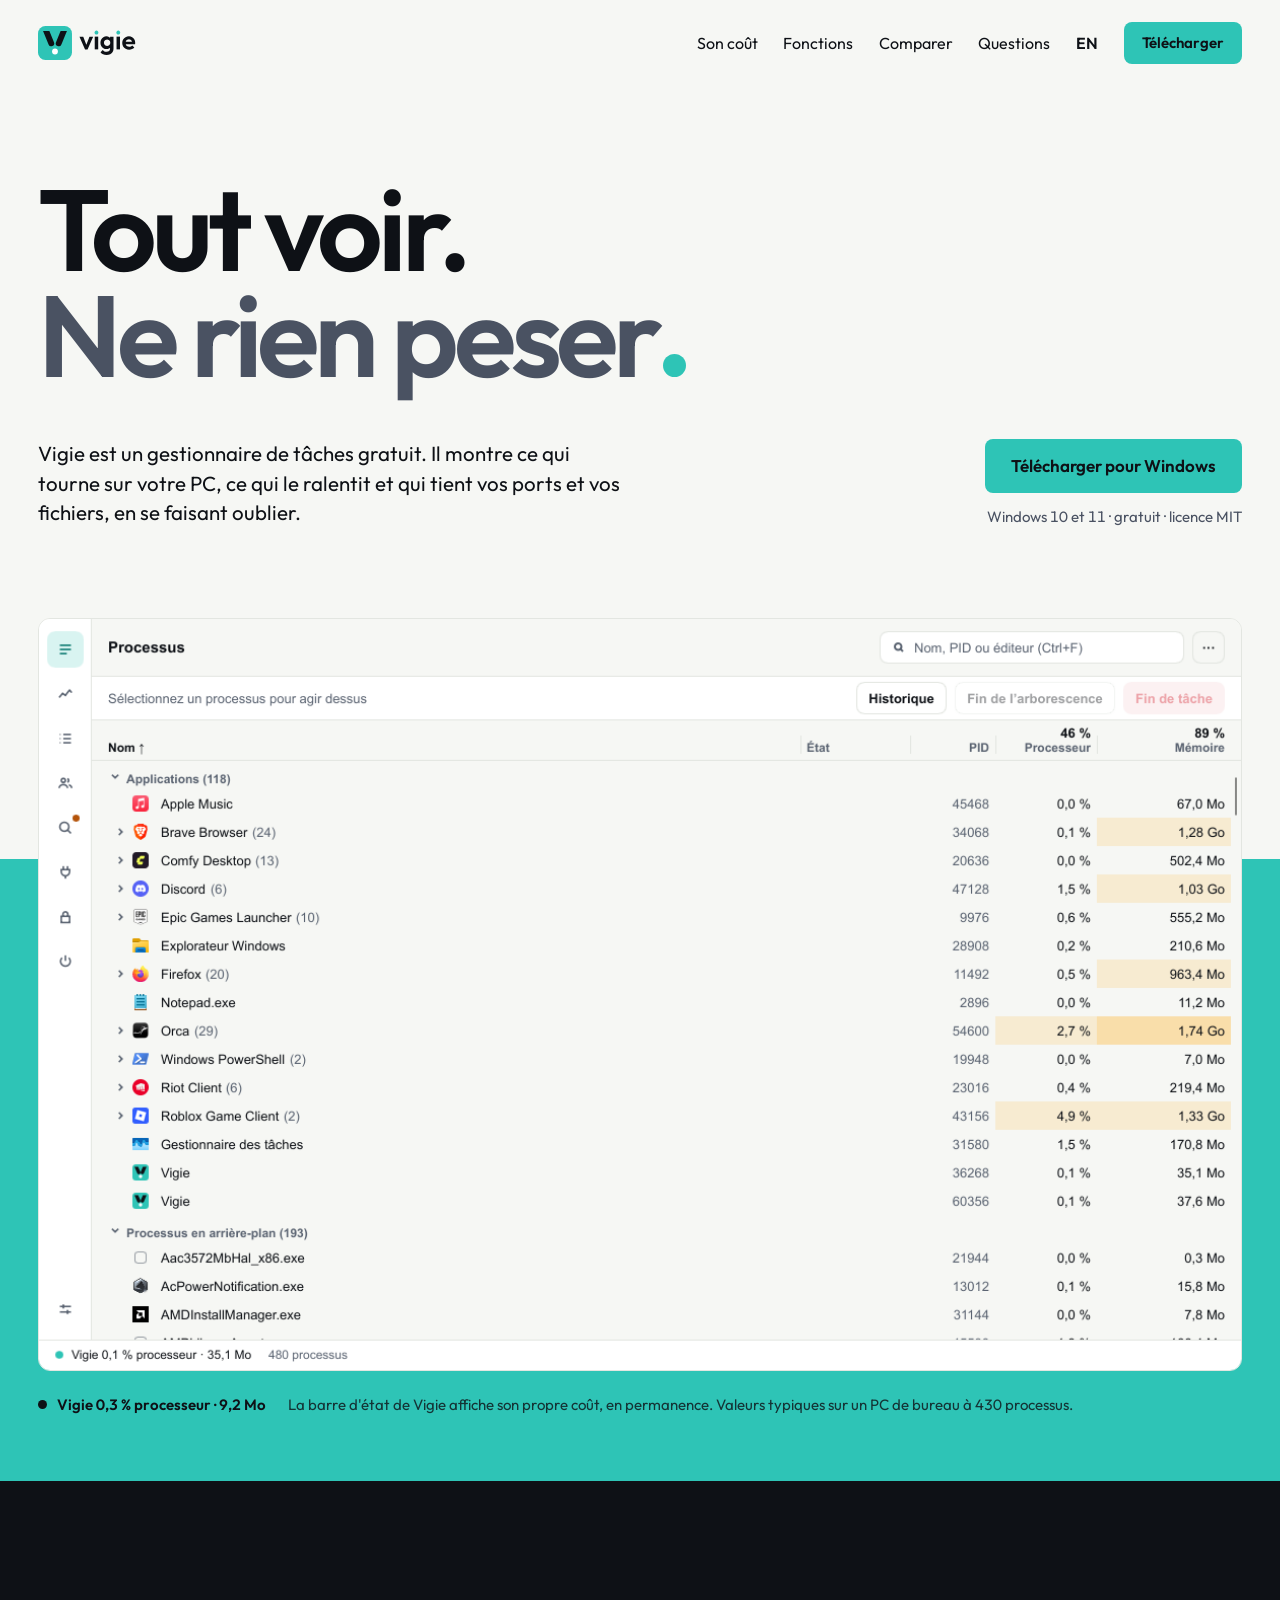
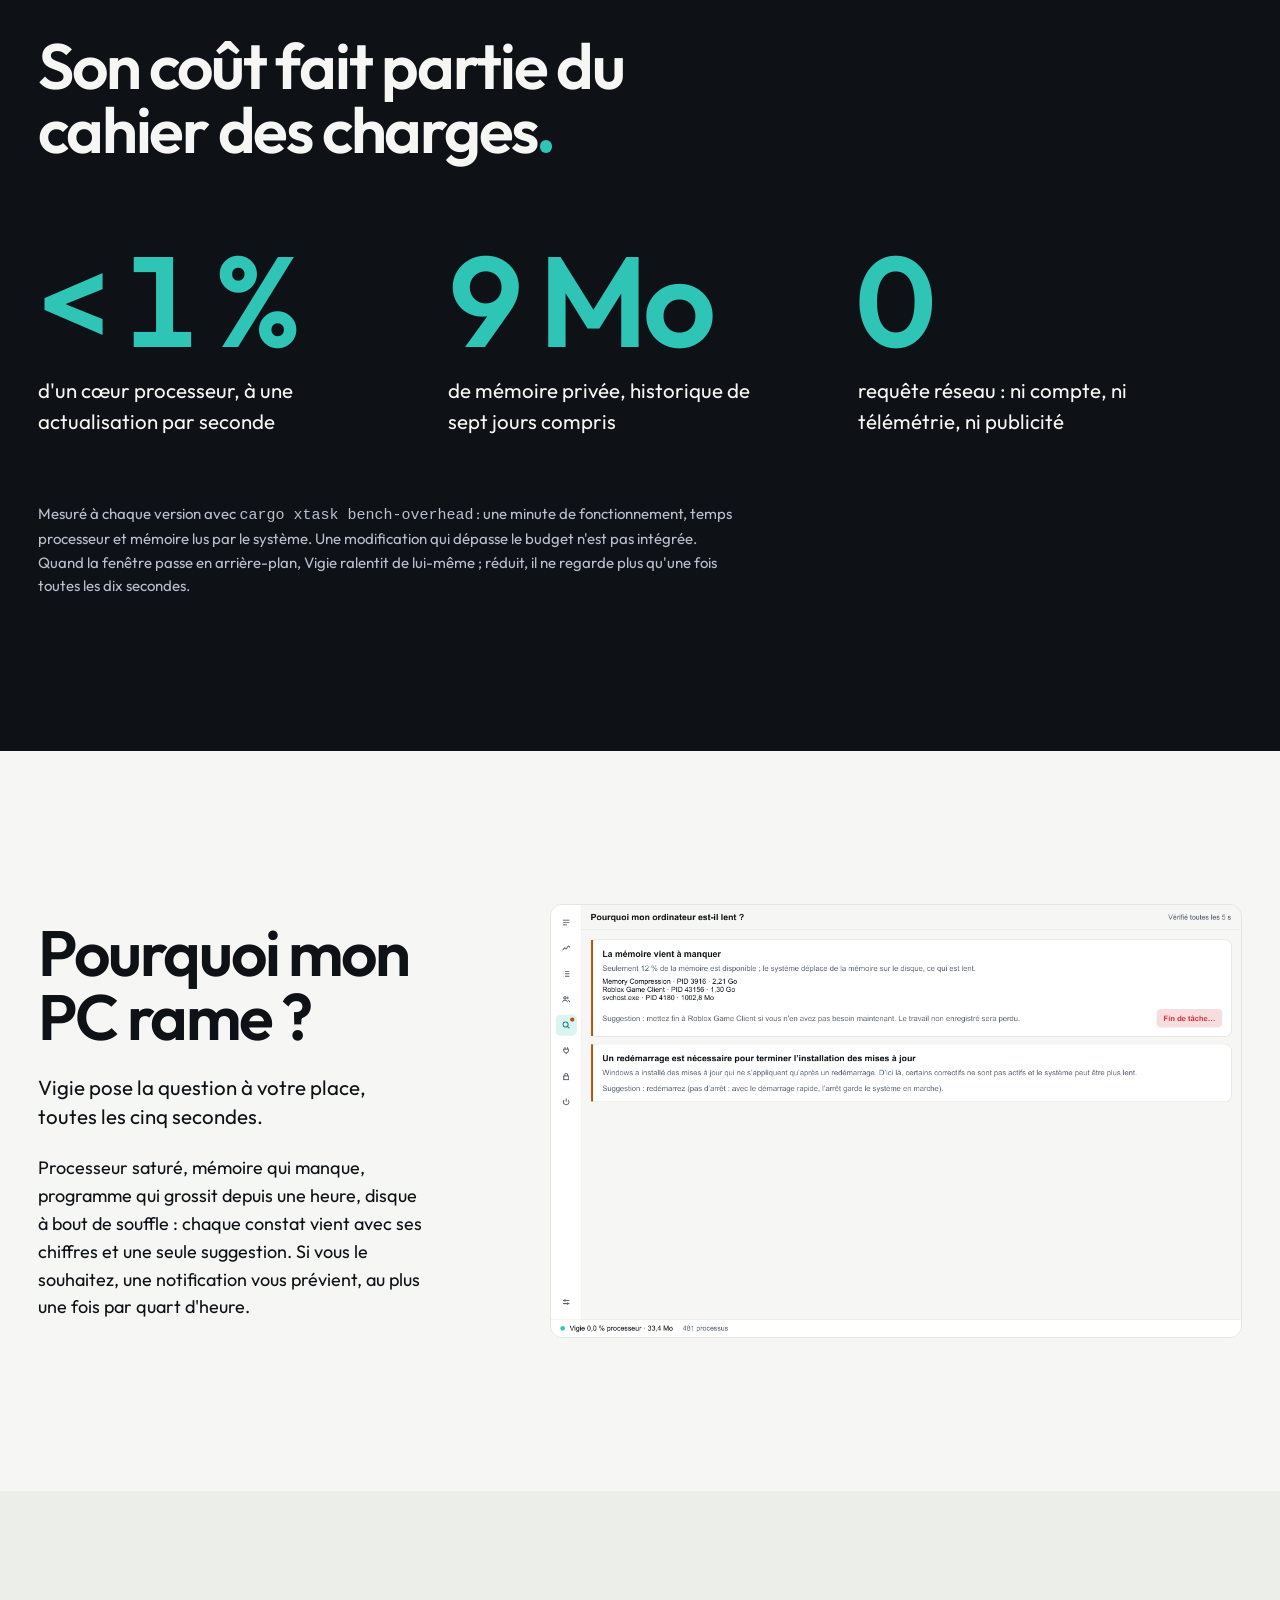
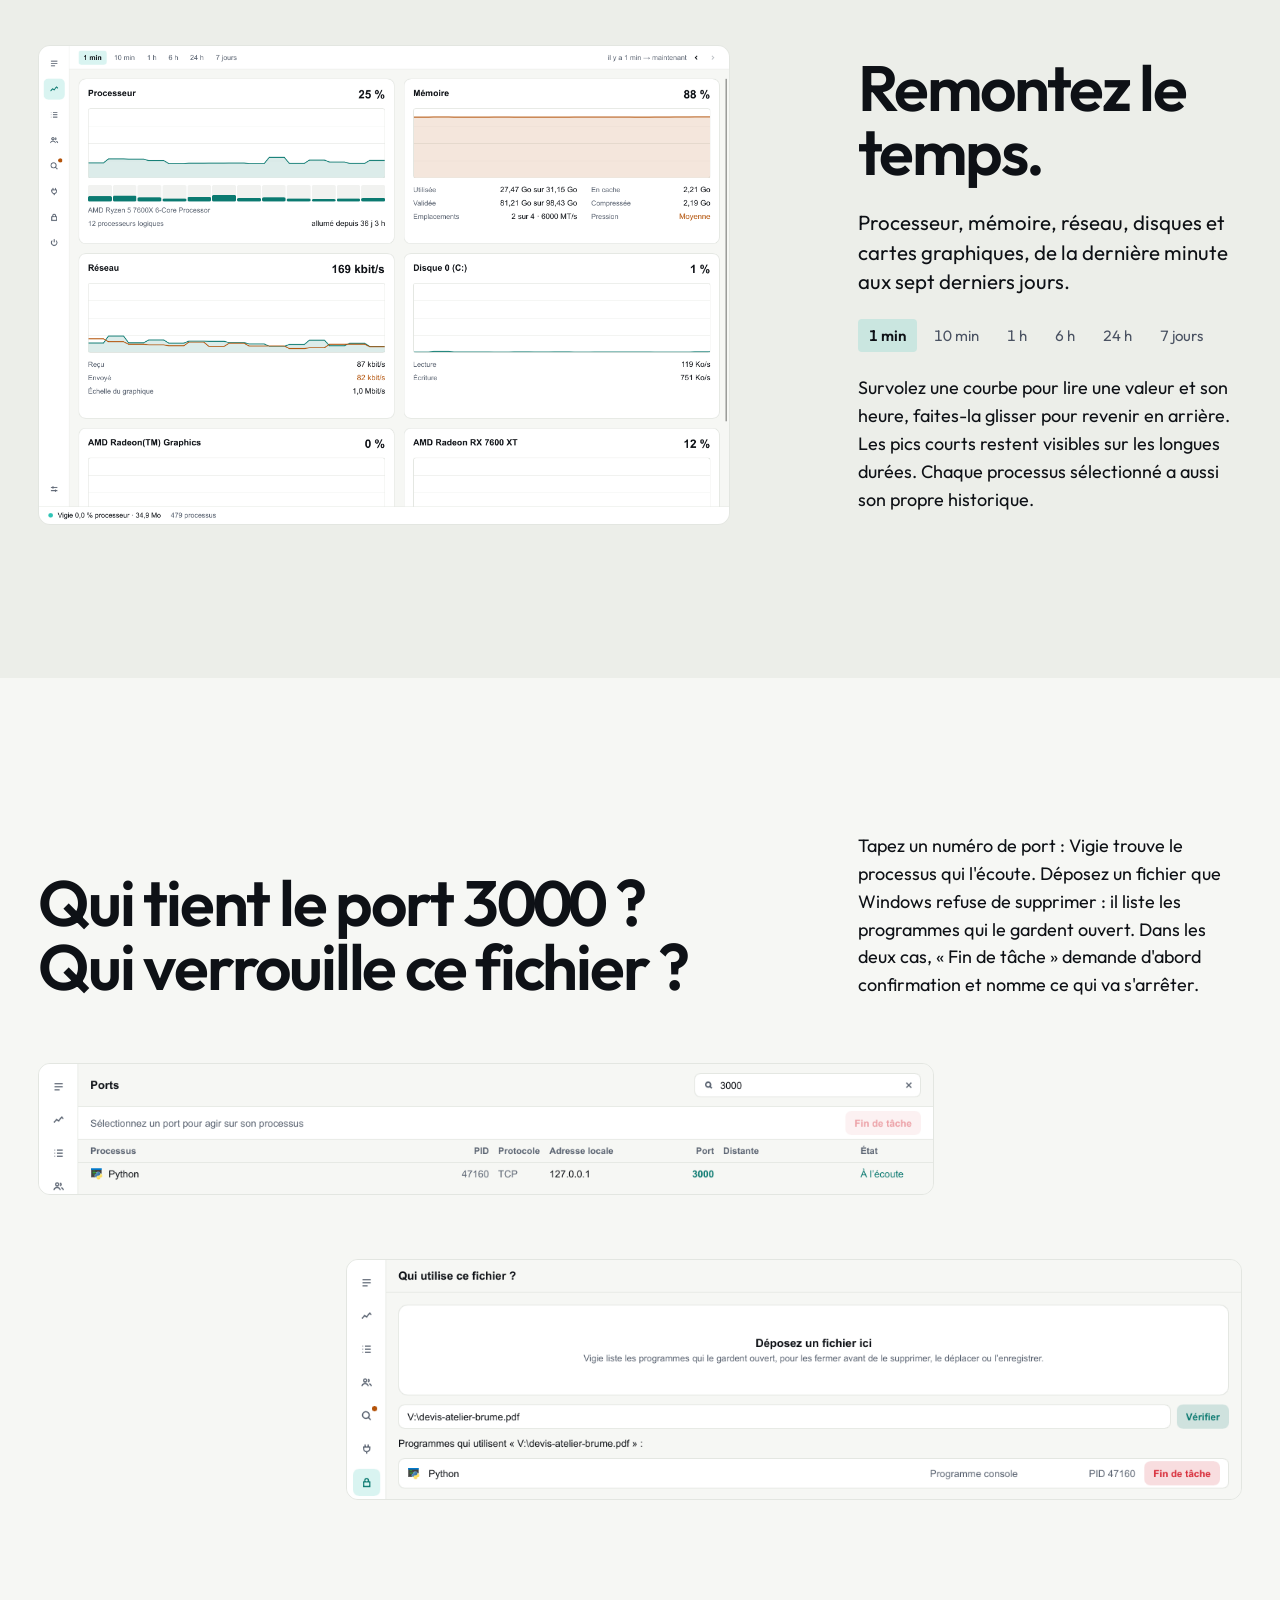
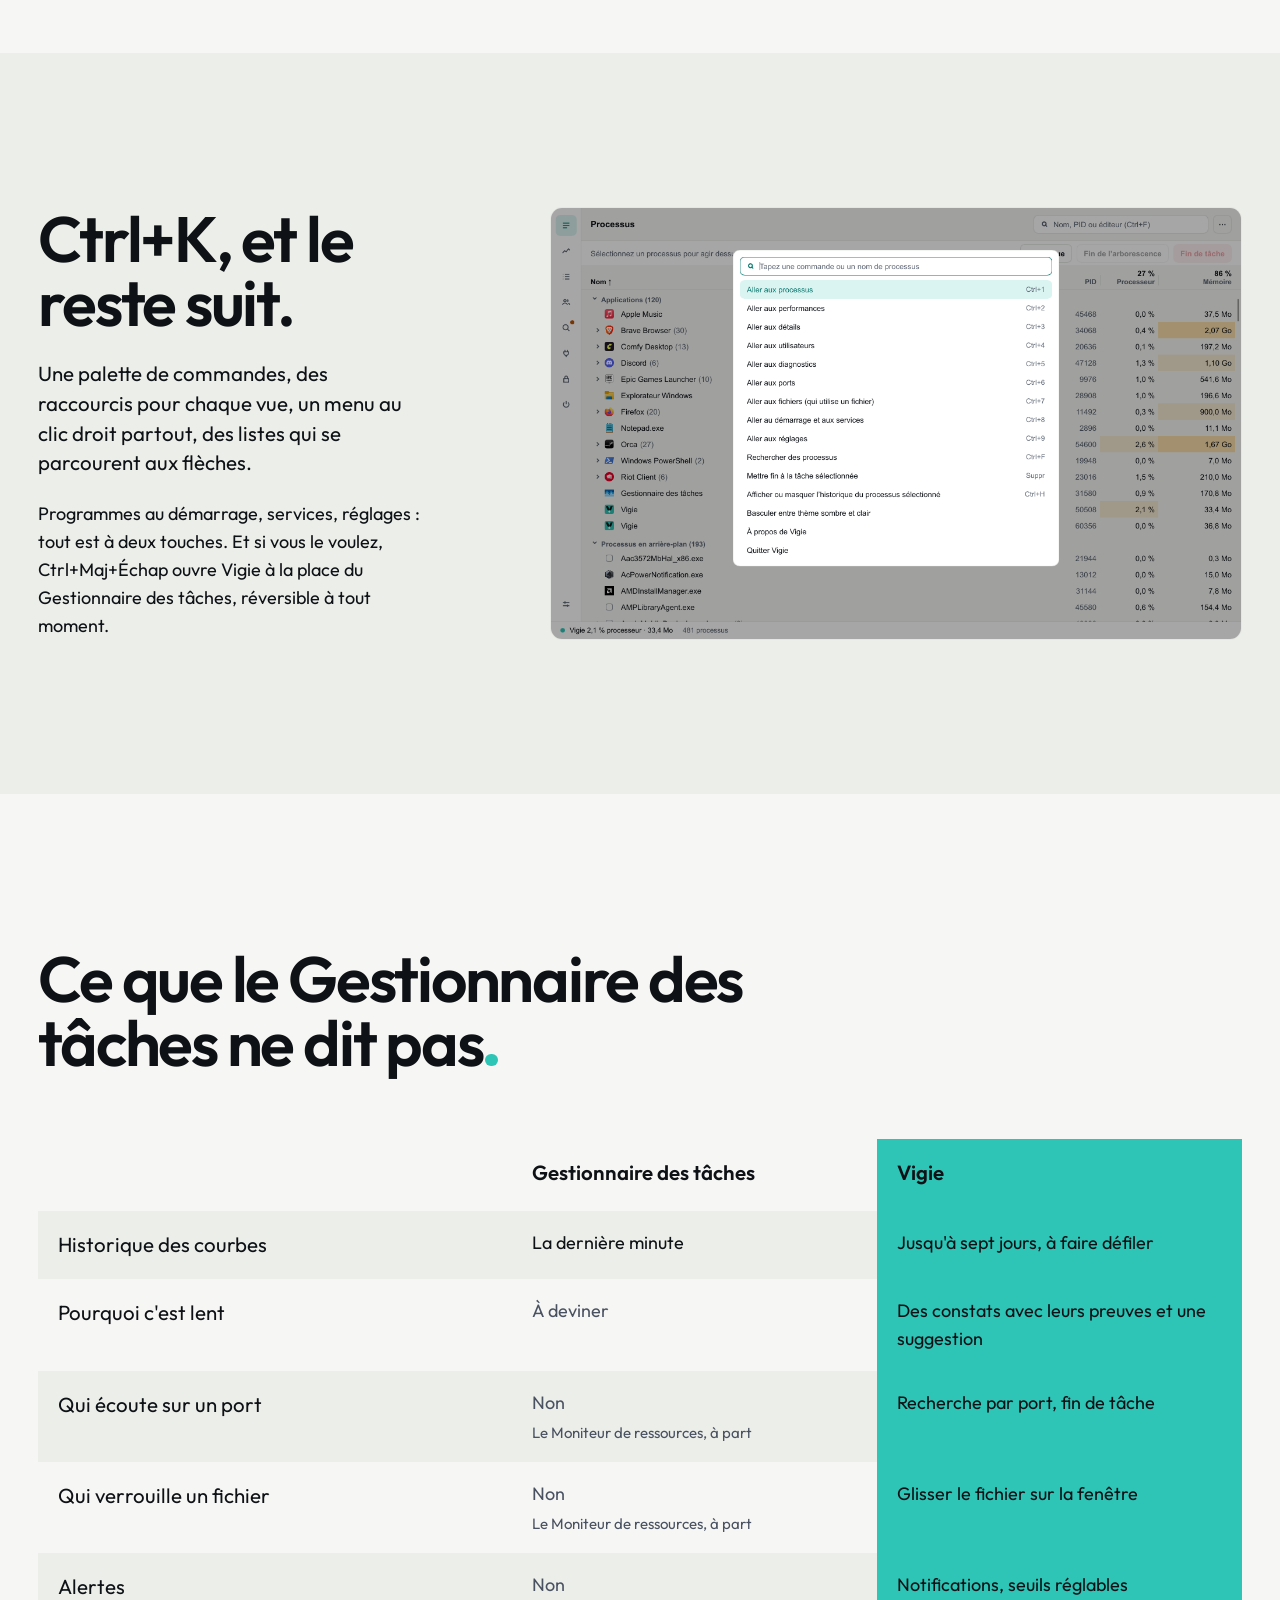
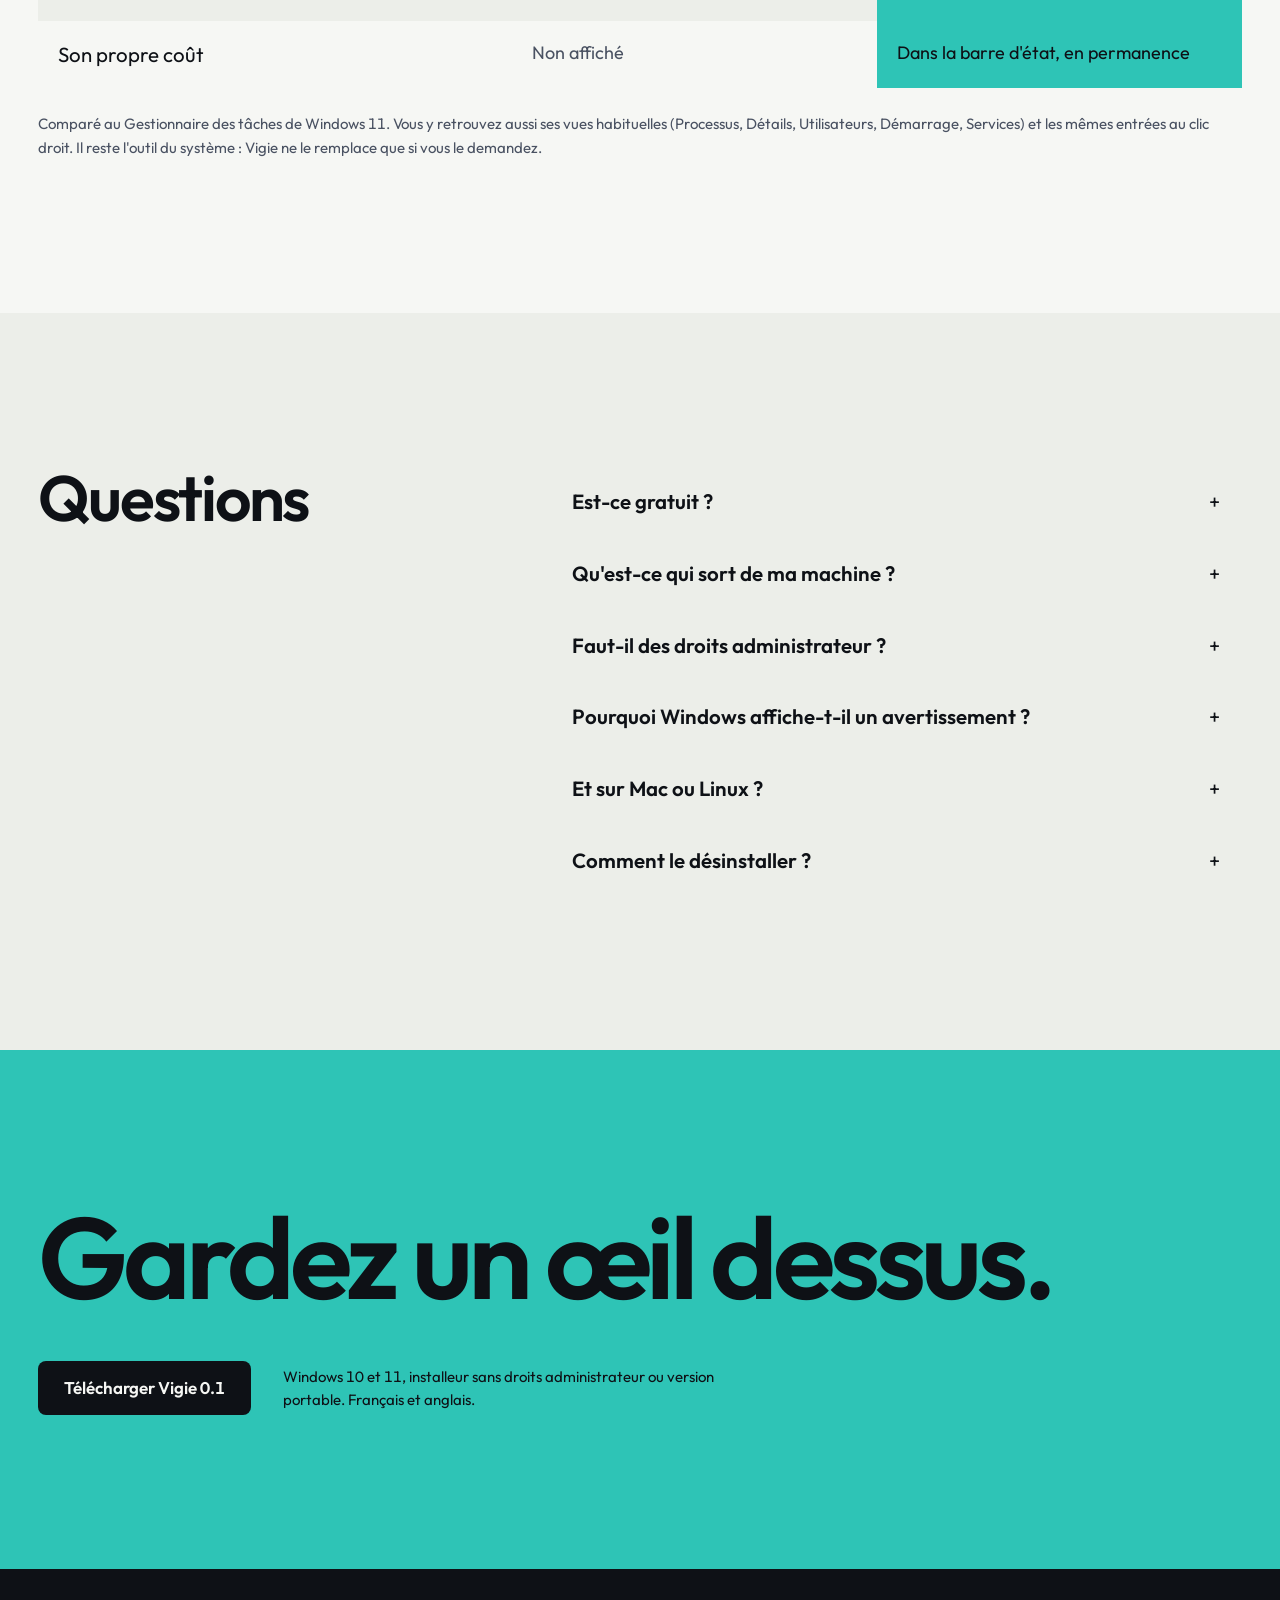
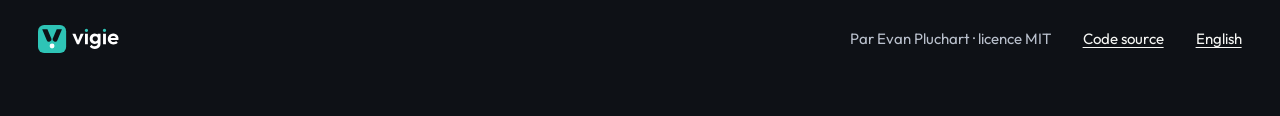
<file: site/index.html>
<!doctype html>
<html lang="fr">
<head>
<meta charset="utf-8">
<meta name="viewport" content="width=device-width, initial-scale=1, viewport-fit=cover">
<title>Vigie — le gestionnaire de tâches qui ne pèse rien</title>
<meta name="description" content="Vigie montre ce qui tourne sur votre PC, ce qui le ralentit et qui tient vos ports et vos fichiers, pour moins de 1 % d'un cœur et une dizaine de mégaoctets. Gratuit, sans compte, sans télémétrie.">
<meta name="author" content="Evan Pluchart">
<meta name="color-scheme" content="light">
<meta name="theme-color" content="#F6F7F4">
<link rel="canonical" href="https://evanpluchart.github.io/vigie/">
<link rel="alternate" hreflang="fr" href="https://evanpluchart.github.io/vigie/">
<link rel="alternate" hreflang="en" href="https://evanpluchart.github.io/vigie/en/">
<link rel="alternate" hreflang="x-default" href="https://evanpluchart.github.io/vigie/en/">
<meta property="og:type" content="website">
<meta property="og:locale" content="fr_FR">
<meta property="og:title" content="Vigie — tout voir, ne rien peser">
<meta property="og:description" content="Le gestionnaire de tâches qui montre ce qui ralentit votre PC, pour moins de 1 % d'un cœur.">
<meta property="og:url" content="https://evanpluchart.github.io/vigie/">
<meta property="og:image" content="https://evanpluchart.github.io/vigie/assets/og.png">
<meta property="og:image:width" content="1200">
<meta property="og:image:height" content="630">
<meta name="twitter:card" content="summary_large_image">
<link rel="icon" href="favicon.png" type="image/png">
<link rel="icon" href="icon.svg" type="image/svg+xml">
<link rel="apple-touch-icon" href="apple-touch-icon.png">
<link rel="preload" href="assets/fonts/outfit.woff2" as="font" type="font/woff2" crossorigin>
<link rel="stylesheet" href="assets/style.css">
<script>document.documentElement.classList.add("js")</script>
</head>
<body>
<a class="skip" href="#contenu">Aller au contenu</a>

<header>
<div class="nav frame">
  <a class="nav-logo" href="./" aria-label="Vigie, accueil"><img src="logo.svg" alt="Vigie" width="100" height="34"></a>
  <nav aria-label="Sections">
    <a href="#cout">Son coût</a>
    <a href="#fonctions">Fonctions</a>
    <a href="#comparer">Comparer</a>
    <a href="#questions">Questions</a>
  </nav>
  <a class="nav-lang" href="en/" hreflang="en" lang="en" aria-label="English version">EN</a>
  <a class="button button-small" href="#telecharger">Télécharger</a>
</div>
</header>

<main id="contenu">

  <section class="hero" aria-labelledby="titre" style="padding-bottom:0">
    <div class="frame">
      <h1 id="titre" class="rise">Tout voir.<br><span class="quiet">Ne rien peser</span><span class="eye" aria-hidden="true"></span></h1>
      <div class="hero-foot">
        <p class="hero-lead rise">Vigie est un gestionnaire de tâches gratuit. Il montre ce qui tourne sur votre PC, ce qui le ralentit et qui tient vos ports et vos fichiers, en se faisant oublier.</p>
        <div class="hero-action rise">
          <a class="button" href="https://github.com/EvanPluchart/vigie/releases/latest">Télécharger pour Windows</a>
          <p class="note">Windows 10 et 11 · gratuit · licence MIT</p>
        </div>
      </div>
    </div>
    <div class="hero-stage">
      <div class="frame">
        <figure class="hero-window">
          <img src="assets/processes.png" alt="Vigie, vue Processus : les applications regroupées avec leurs icônes, le processeur et la mémoire de la machine en tête de colonne, une barre de commandes." width="1184" height="741">
        </figure>
        <p class="status" aria-label="La barre d'état de Vigie">
          <span class="status-self"><span class="dot" aria-hidden="true"></span><span>Vigie <span data-cpu>0,3</span>&nbsp;% processeur · <span data-mem>9,2</span>&nbsp;Mo</span></span>
          <span class="status-note">La barre d'état de Vigie affiche son propre coût, en permanence. Valeurs typiques sur un PC de bureau à 430&nbsp;processus.</span>
        </p>
      </div>
    </div>
  </section>

  <section id="cout" class="field-ink" aria-labelledby="cout-titre">
    <div class="frame">
      <h2 id="cout-titre" class="head cost-head rise">Son coût fait partie du cahier des charges<span class="eye" aria-hidden="true"></span></h2>
      <div class="figures">
        <div class="figure rise"><strong>&lt;&nbsp;1&nbsp;%</strong><span>d'un cœur processeur, à une actualisation par seconde</span></div>
        <div class="figure rise"><strong>9&nbsp;Mo</strong><span>de mémoire privée, historique de sept jours compris</span></div>
        <div class="figure rise"><strong>0</strong><span>requête réseau&nbsp;: ni compte, ni télémétrie, ni publicité</span></div>
      </div>
      <p class="cost-note rise">Mesuré à chaque version avec <code>cargo xtask bench-overhead</code>&nbsp;: une minute de fonctionnement, temps processeur et mémoire lus par le système. Une modification qui dépasse le budget n'est pas intégrée. Quand la fenêtre passe en arrière-plan, Vigie ralentit de lui-même&nbsp;; réduit, il ne regarde plus qu'une fois toutes les dix secondes.</p>
    </div>
  </section>

  <section id="fonctions" aria-labelledby="lent-titre">
    <div class="frame row">
      <div class="text rise">
        <h2 id="lent-titre" class="head">Pourquoi mon PC rame&nbsp;?</h2>
        <p class="lead">Vigie pose la question à votre place, toutes les cinq secondes.</p>
        <p style="margin-top:22px">Processeur saturé, mémoire qui manque, programme qui grossit depuis une heure, disque à bout de souffle&nbsp;: chaque constat vient avec ses chiffres et une seule suggestion. Si vous le souhaitez, une notification vous prévient, au plus une fois par quart d'heure.</p>
      </div>
      <figure class="shot rise">
        <img src="assets/diagnostics.png" alt="La vue Diagnostics : deux constats, la mémoire validée qui approche de sa limite et un ordinateur allumé depuis 35 jours, chacun avec son explication et une suggestion." width="1184" height="741" loading="lazy">
      </figure>
    </div>
  </section>

  <section class="field-surface" aria-labelledby="temps-titre">
    <div class="frame row flip">
      <div class="text rise">
        <h2 id="temps-titre" class="head">Remontez le temps.</h2>
        <p class="lead">Processeur, mémoire, réseau, disques et cartes graphiques, de la dernière minute aux sept derniers jours.</p>
        <div class="chips" aria-hidden="true"><span class="on">1 min</span><span>10 min</span><span>1 h</span><span>6 h</span><span>24 h</span><span>7 jours</span></div>
        <p style="margin-top:22px">Survolez une courbe pour lire une valeur et son heure, faites-la glisser pour revenir en arrière. Les pics courts restent visibles sur les longues durées. Chaque processus sélectionné a aussi son propre historique.</p>
      </div>
      <figure class="shot rise">
        <img src="assets/performance.png" alt="La vue Performances : cartes processeur avec ses cœurs, mémoire, réseau, disque et cartes graphiques, chacune avec sa courbe sur la dernière minute." width="1184" height="821" loading="lazy">
      </figure>
    </div>
  </section>

  <section aria-labelledby="dev-titre">
    <div class="frame">
      <div class="pair-head">
        <h2 id="dev-titre" class="head rise">Qui tient le port&nbsp;3000&nbsp;? Qui verrouille ce fichier&nbsp;?</h2>
        <div class="text rise">
          <p>Tapez un numéro de port&nbsp;: Vigie trouve le processus qui l'écoute. Déposez un fichier que Windows refuse de supprimer&nbsp;: il liste les programmes qui le gardent ouvert. Dans les deux cas, «&nbsp;Fin de tâche&nbsp;» demande d'abord confirmation et nomme ce qui va s'arrêter.</p>
        </div>
      </div>
      <div class="pair">
        <figure class="shot rise">
          <img src="assets/ports.png" alt="La vue Ports, filtrée sur 3000 : un processus Python écoute sur 127.0.0.1, port 3000." width="1184" height="172" loading="lazy">
        </figure>
        <figure class="shot rise">
          <img src="assets/files.png" alt="La vue Fichiers : le fichier devis-atelier-brume.pdf est tenu par un programme console, avec un bouton Fin de tâche." width="1184" height="316" loading="lazy">
        </figure>
      </div>
    </div>
  </section>

  <section class="field-surface" aria-labelledby="clavier-titre">
    <div class="frame row">
      <div class="text rise">
        <h2 id="clavier-titre" class="head">Ctrl+K, et le reste suit.</h2>
        <p class="lead">Une palette de commandes, des raccourcis pour chaque vue, un menu au clic droit partout, des listes qui se parcourent aux flèches.</p>
        <p style="margin-top:22px">Programmes au démarrage, services, réglages&nbsp;: tout est à deux touches. Et si vous le voulez, Ctrl+Maj+Échap ouvre Vigie à la place du Gestionnaire des tâches, réversible à tout moment.</p>
      </div>
      <figure class="shot rise">
        <img src="assets/palette.png" alt="La palette de commandes ouverte au-dessus de la liste des processus : aller aux vues, rechercher, mettre fin à une tâche, changer de thème." width="1184" height="741" loading="lazy">
      </figure>
    </div>
  </section>

  <section id="comparer" aria-labelledby="comparer-titre">
    <div class="frame">
      <h2 id="comparer-titre" class="head compare-head rise">Ce que le Gestionnaire des tâches ne dit pas<span class="eye" aria-hidden="true"></span></h2>
      <div class="table rise" role="table" aria-label="Comparaison avec le Gestionnaire des tâches de Windows">
        <div class="th" role="columnheader"></div>
        <div class="th" role="columnheader">Gestionnaire des tâches</div>
        <div class="th vigie" role="columnheader">Vigie</div>

        <div class="rh odd" role="rowheader">Historique des courbes</div>
        <div class="tm odd" data-label="Gestionnaire des tâches" role="cell">La dernière minute</div>
        <div class="vigie odd" data-label="Vigie" role="cell">Jusqu'à sept jours, à faire défiler</div>

        <div class="rh" role="rowheader">Pourquoi c'est lent</div>
        <div class="tm muted" data-label="Gestionnaire des tâches" role="cell">À deviner</div>
        <div class="vigie" data-label="Vigie" role="cell">Des constats avec leurs preuves et une suggestion</div>

        <div class="rh odd" role="rowheader">Qui écoute sur un port</div>
        <div class="tm odd muted" data-label="Gestionnaire des tâches" role="cell">Non<small>Le Moniteur de ressources, à part</small></div>
        <div class="vigie odd" data-label="Vigie" role="cell">Recherche par port, fin de tâche</div>

        <div class="rh" role="rowheader">Qui verrouille un fichier</div>
        <div class="tm muted" data-label="Gestionnaire des tâches" role="cell">Non<small>Le Moniteur de ressources, à part</small></div>
        <div class="vigie" data-label="Vigie" role="cell">Glisser le fichier sur la fenêtre</div>

        <div class="rh odd" role="rowheader">Alertes</div>
        <div class="tm odd muted" data-label="Gestionnaire des tâches" role="cell">Non</div>
        <div class="vigie odd" data-label="Vigie" role="cell">Notifications, seuils réglables</div>

        <div class="rh" role="rowheader">Son propre coût</div>
        <div class="tm muted" data-label="Gestionnaire des tâches" role="cell">Non affiché</div>
        <div class="vigie" data-label="Vigie" role="cell">Dans la barre d'état, en permanence</div>
      </div>
      <p class="note rise" style="margin-top:24px">Comparé au Gestionnaire des tâches de Windows&nbsp;11. Vous y retrouvez aussi ses vues habituelles (Processus, Détails, Utilisateurs, Démarrage, Services) et les mêmes entrées au clic droit. Il reste l'outil du système&nbsp;: Vigie ne le remplace que si vous le demandez.</p>
    </div>
  </section>

  <section id="questions" class="field-surface" aria-labelledby="questions-titre">
    <div class="frame faq">
      <h2 id="questions-titre" class="head rise">Questions</h2>
      <div class="faq-list rise">
        <details>
          <summary>Est-ce gratuit&nbsp;?</summary>
          <p>Oui, sans contrepartie. Vigie est un logiciel libre sous licence MIT, écrit en Rust.</p>
        </details>
        <details>
          <summary>Qu'est-ce qui sort de ma machine&nbsp;?</summary>
          <p>Rien. Vigie ne fait aucune requête réseau&nbsp;: pas de compte, pas de télémétrie, pas de mise à jour silencieuse. Ses réglages restent dans un fichier texte sur votre PC.</p>
        </details>
        <details>
          <summary>Faut-il des droits administrateur&nbsp;?</summary>
          <p>Non. Vigie s'installe pour votre compte seulement. Seuls arrêter un service système et remplacer le Gestionnaire des tâches demandent une confirmation administrateur, au moment où vous le faites.</p>
        </details>
        <details>
          <summary>Pourquoi Windows affiche-t-il un avertissement&nbsp;?</summary>
          <p>Cette première version n'est pas encore signée. Windows SmartScreen prévient donc au premier lancement&nbsp;: «&nbsp;Informations complémentaires&nbsp;», puis «&nbsp;Exécuter quand même&nbsp;».</p>
        </details>
        <details>
          <summary>Et sur Mac ou Linux&nbsp;?</summary>
          <p>Vigie s'y construit déjà et y montre les processus. Les performances, les diagnostics, les ports et le reste arrivent ensuite&nbsp;: tout est développé sous Windows d'abord.</p>
        </details>
        <details>
          <summary>Comment le désinstaller&nbsp;?</summary>
          <p>Depuis Paramètres, Applications, comme n'importe quel programme. S'il remplaçait le Gestionnaire des tâches, la désinstallation lui rend d'abord sa place. Vos réglages restent dans <code>%APPDATA%\Vigie</code>, au cas où.</p>
        </details>
      </div>
    </div>
  </section>

  <section id="telecharger" class="field-lagoon download" aria-labelledby="telecharger-titre">
    <div class="frame">
      <h2 id="telecharger-titre" class="head rise">Gardez un œil dessus.</h2>
      <div class="download-foot rise">
        <a class="button button-ink" href="https://github.com/EvanPluchart/vigie/releases/latest">Télécharger Vigie 0.1</a>
        <p class="note">Windows 10 et 11, installeur sans droits administrateur ou version portable. Français et anglais.</p>
      </div>
    </div>
  </section>

</main>

<footer>
  <div class="frame">
    <img src="logo-reversed.svg" alt="Vigie" width="82" height="28">
    <span>Par Evan Pluchart · licence MIT</span>
    <a href="https://github.com/EvanPluchart/vigie">Code source</a>
    <a href="en/" hreflang="en" lang="en">English</a>
  </div>
</footer>

<script src="assets/main.js" defer></script>
</body>
</html>
</file>
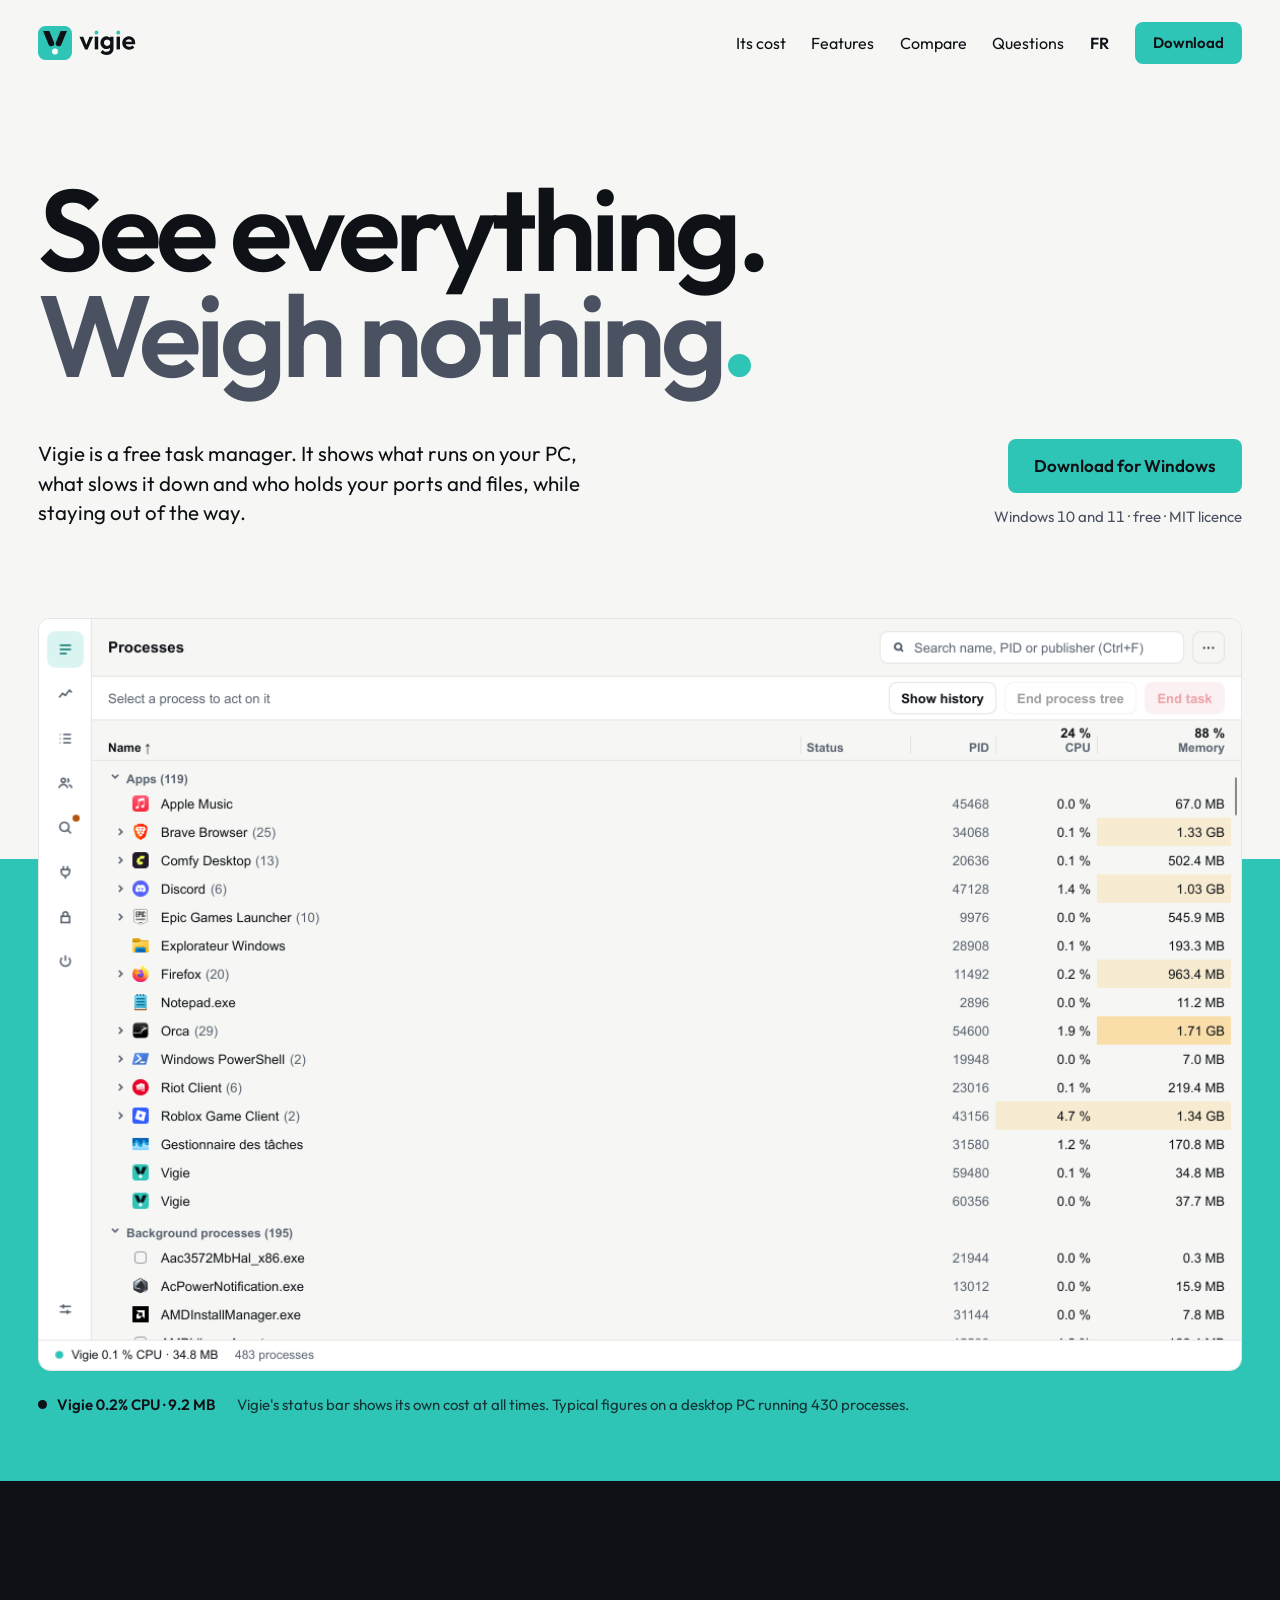
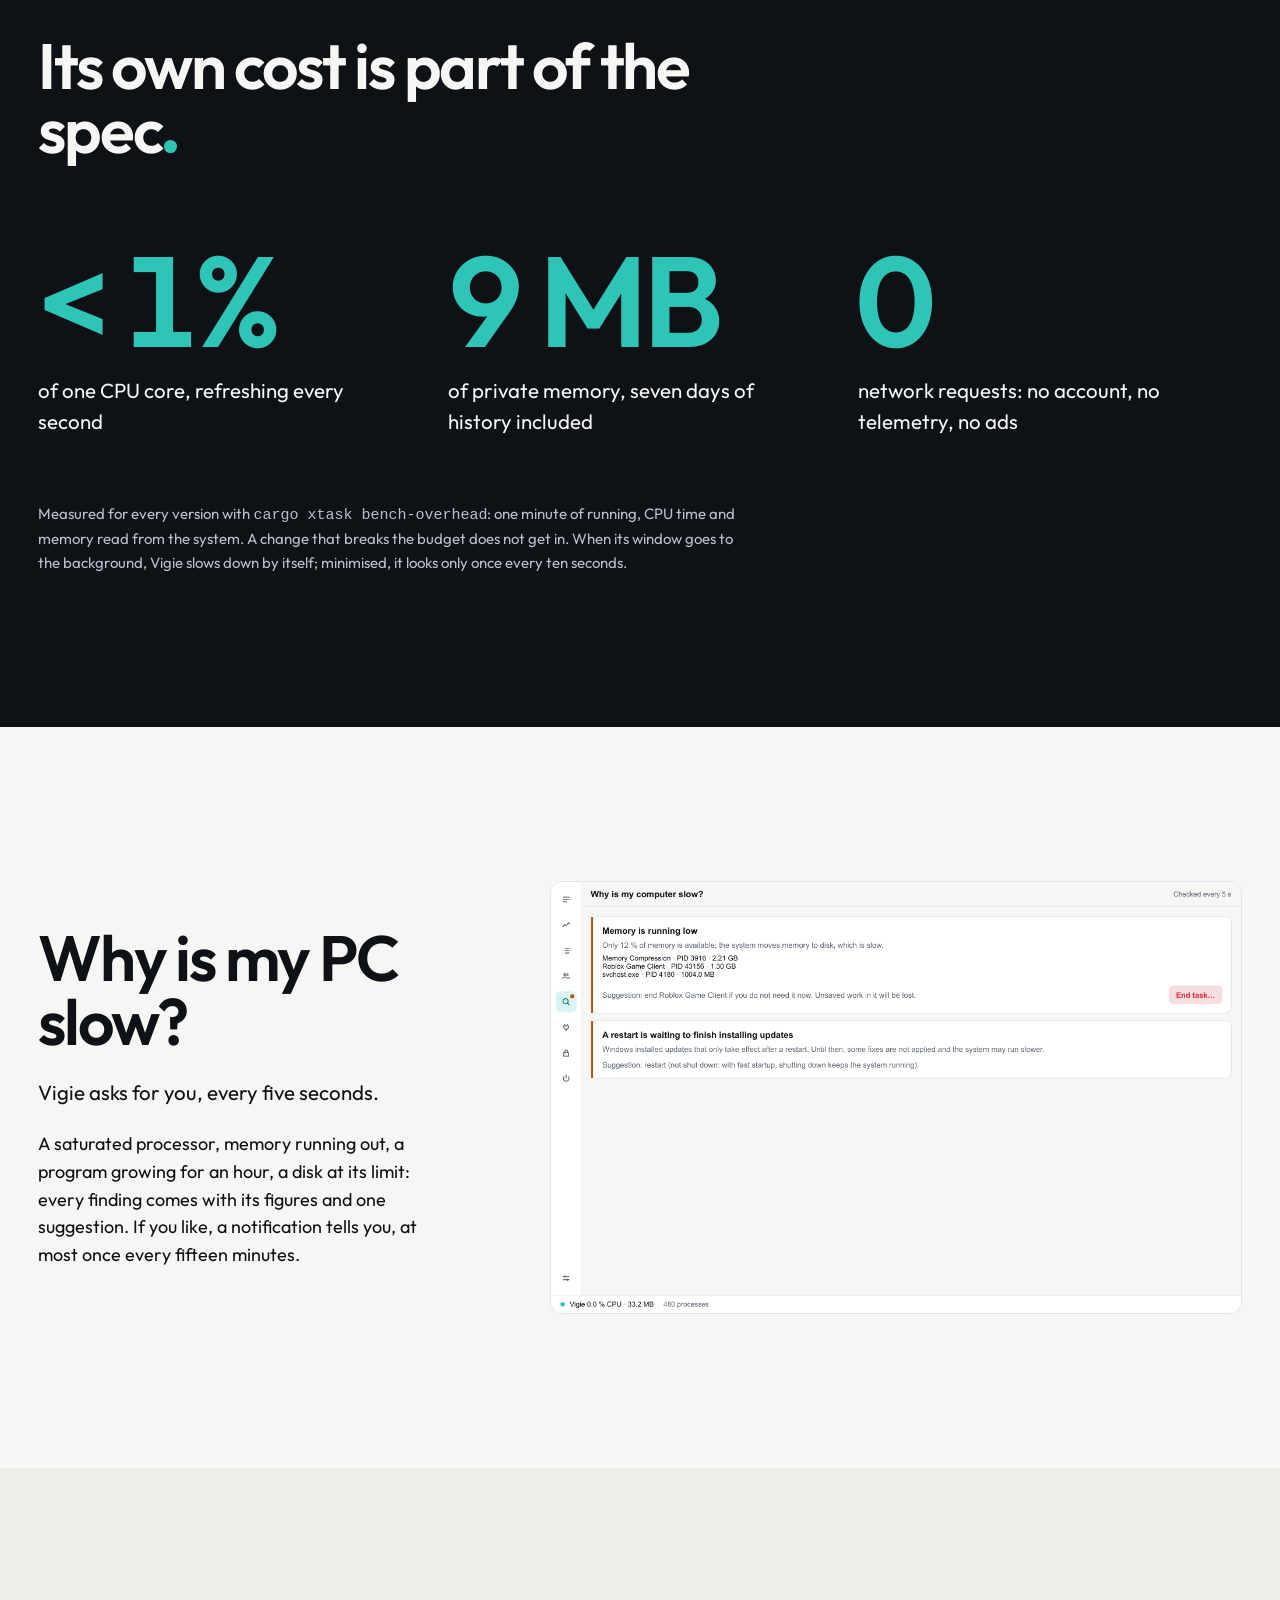
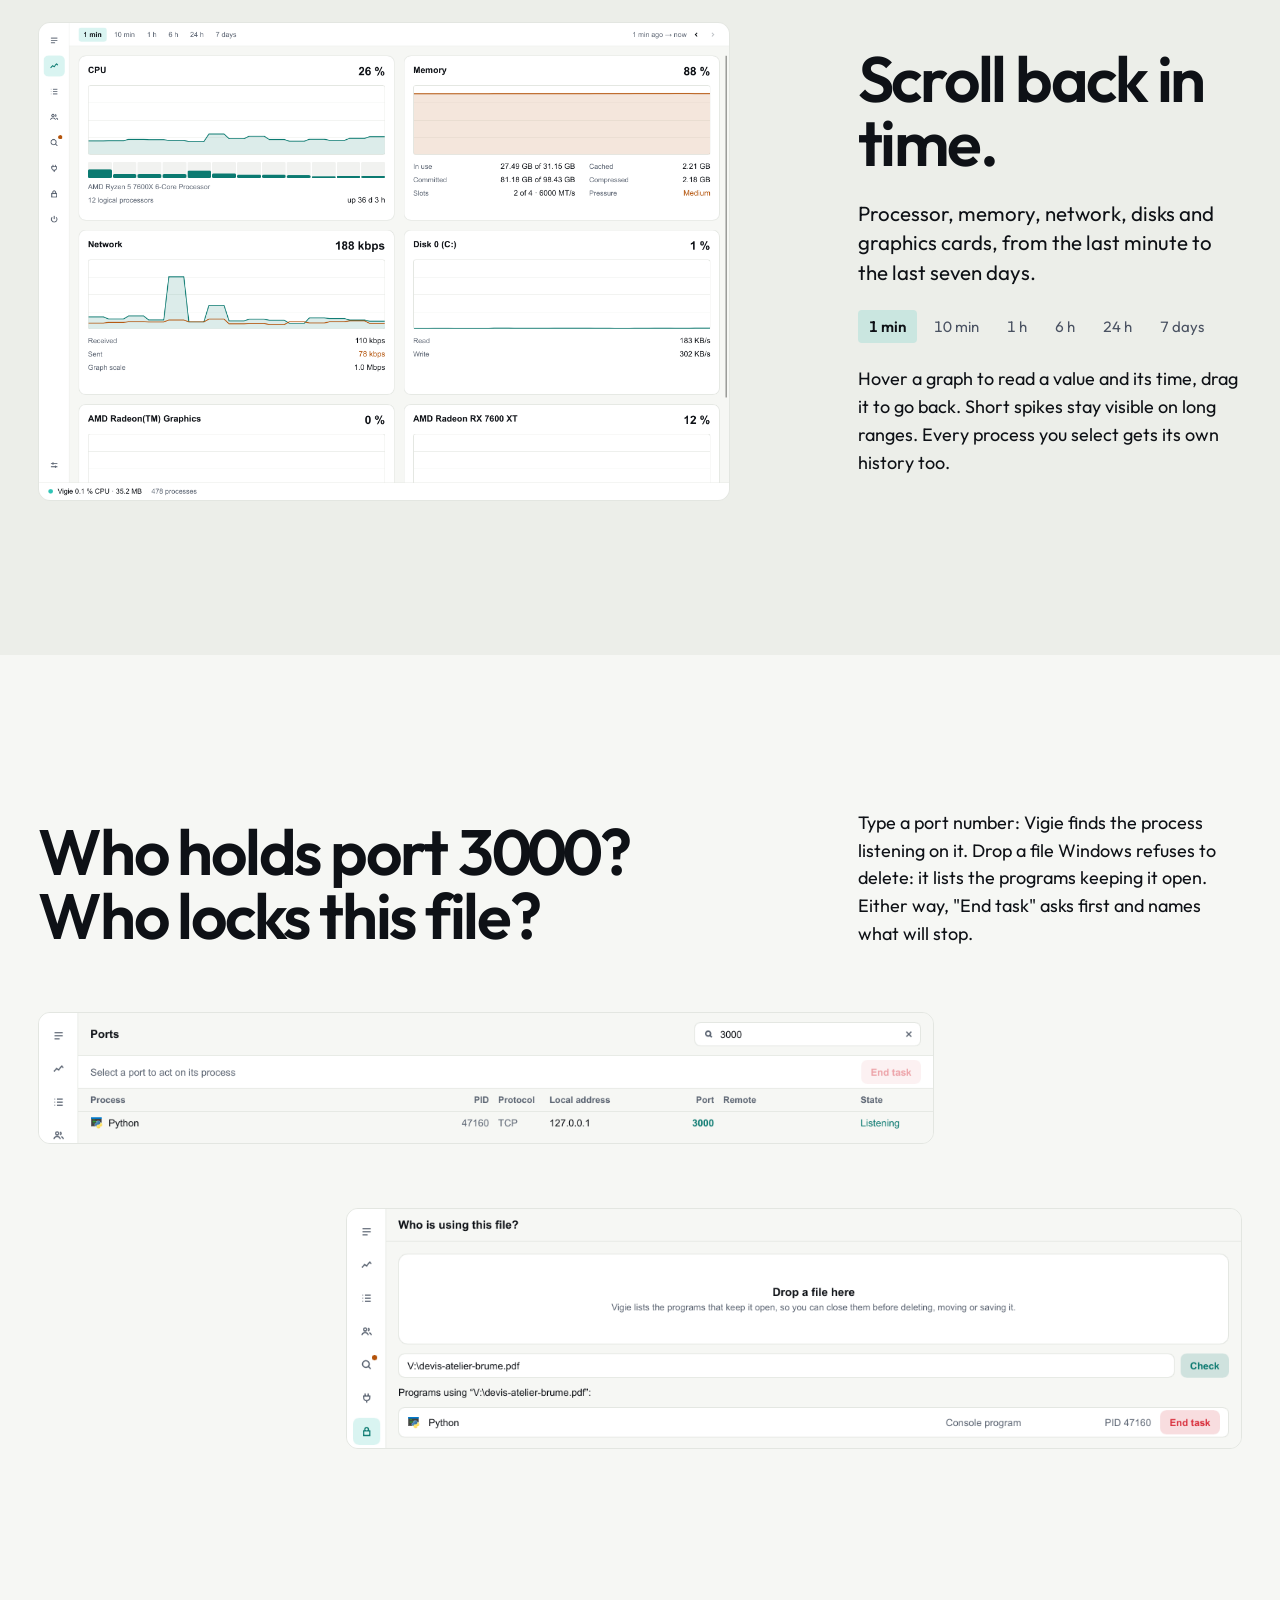
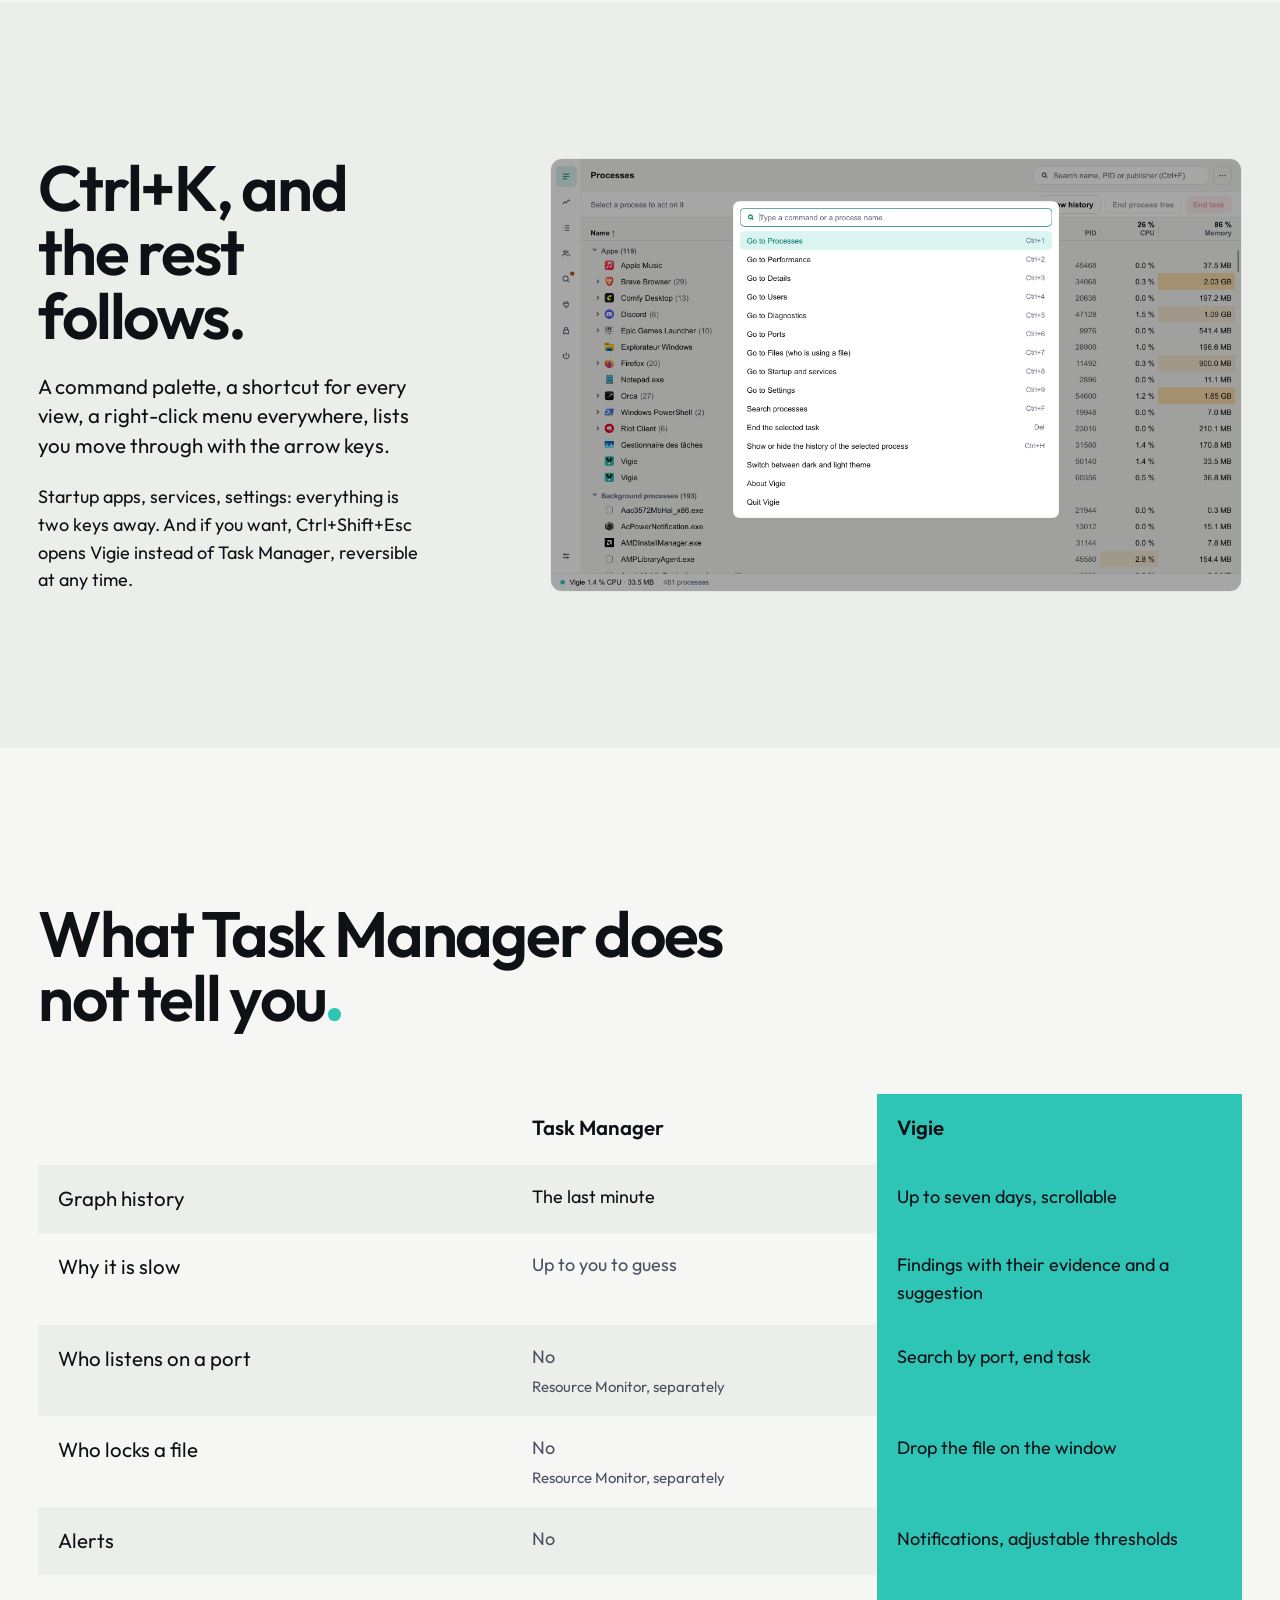
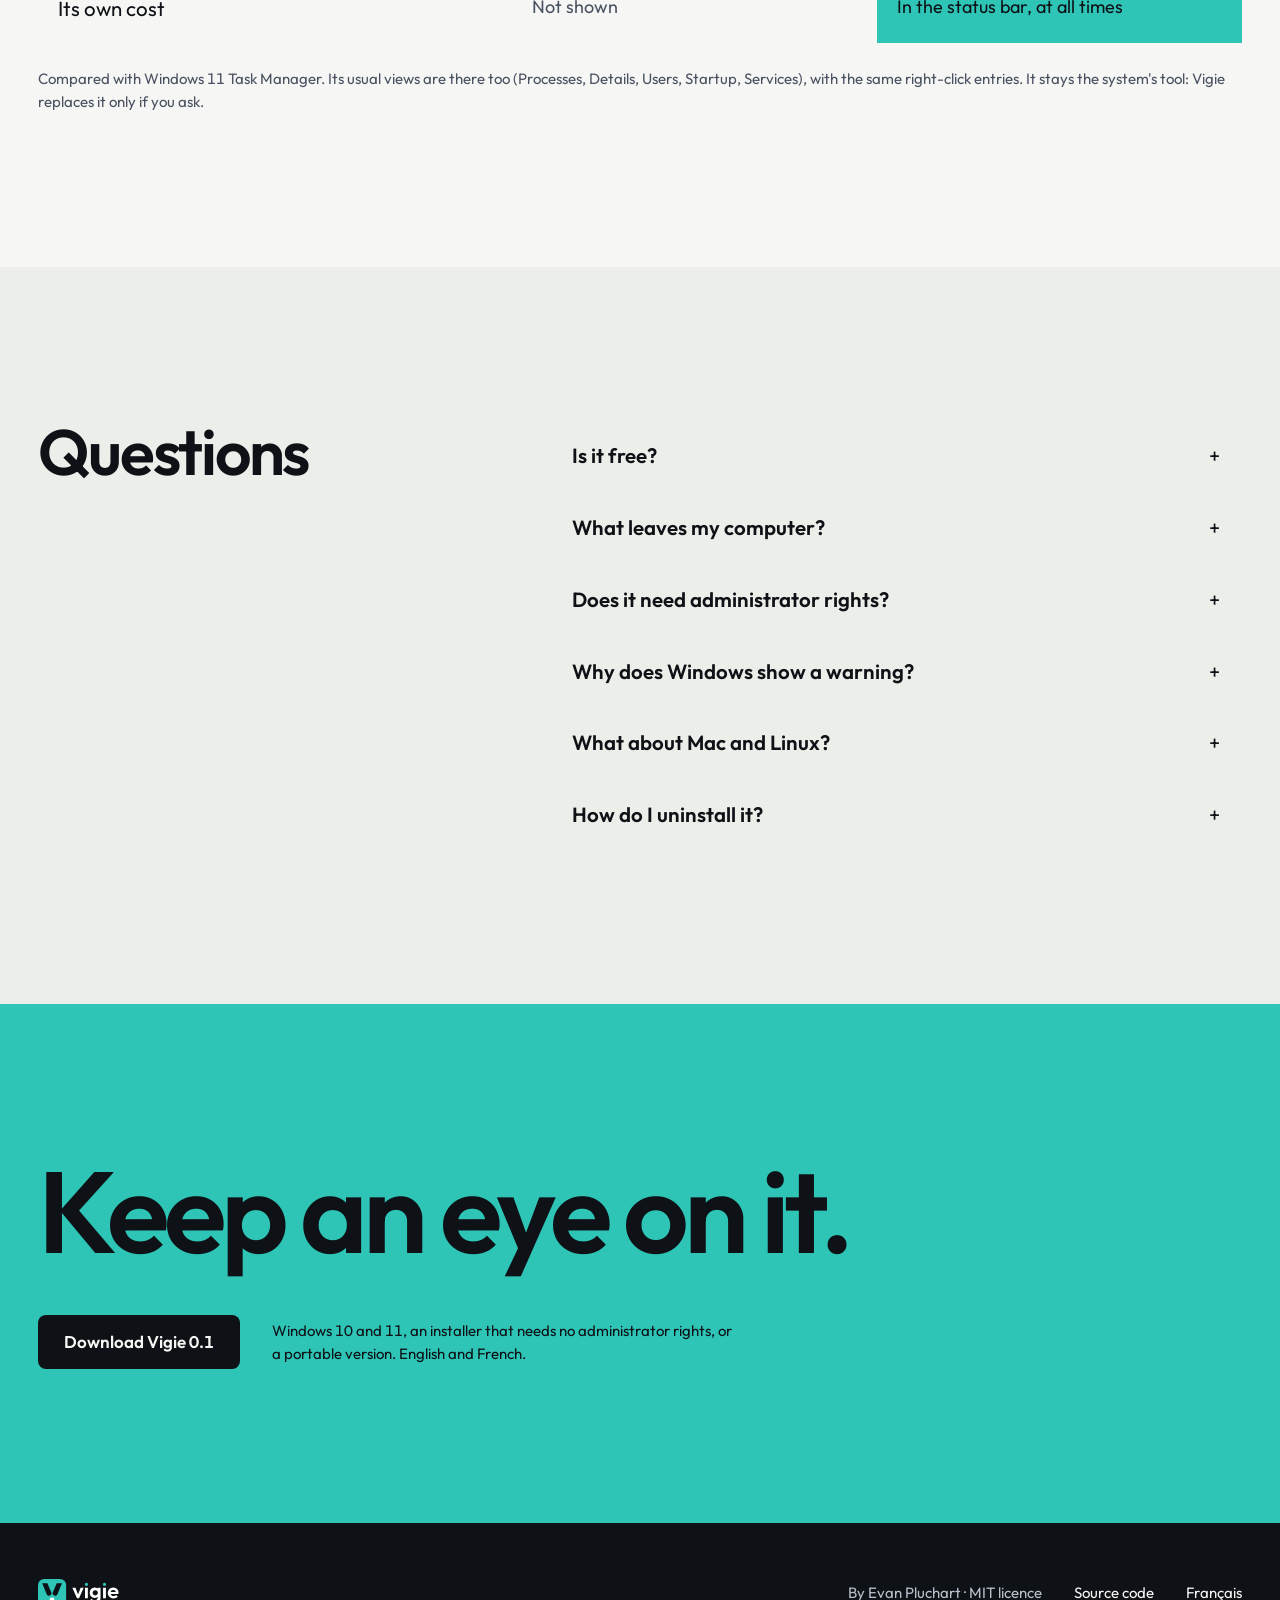
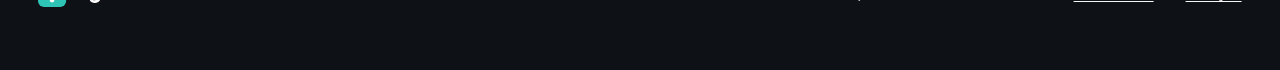
<file: site/en/index.html>
<!doctype html>
<html lang="en">
<head>
<meta charset="utf-8">
<meta name="viewport" content="width=device-width, initial-scale=1, viewport-fit=cover">
<title>Vigie — the task manager that weighs nothing</title>
<meta name="description" content="Vigie shows what runs on your PC, what slows it down and who holds your ports and files, for under 1% of a core and about ten megabytes. Free, no account, no telemetry.">
<meta name="author" content="Evan Pluchart">
<meta name="color-scheme" content="light">
<meta name="theme-color" content="#F6F7F4">
<link rel="canonical" href="https://evanpluchart.github.io/vigie/en/">
<link rel="alternate" hreflang="fr" href="https://evanpluchart.github.io/vigie/">
<link rel="alternate" hreflang="en" href="https://evanpluchart.github.io/vigie/en/">
<link rel="alternate" hreflang="x-default" href="https://evanpluchart.github.io/vigie/en/">
<meta property="og:type" content="website">
<meta property="og:locale" content="en_GB">
<meta property="og:title" content="Vigie — see everything, weigh nothing">
<meta property="og:description" content="The task manager that tells you what slows your PC down, for under 1% of a core.">
<meta property="og:url" content="https://evanpluchart.github.io/vigie/en/">
<meta property="og:image" content="https://evanpluchart.github.io/vigie/assets/og-en.png">
<meta property="og:image:width" content="1200">
<meta property="og:image:height" content="630">
<meta name="twitter:card" content="summary_large_image">
<link rel="icon" href="../favicon.png" type="image/png">
<link rel="icon" href="../icon.svg" type="image/svg+xml">
<link rel="apple-touch-icon" href="../apple-touch-icon.png">
<link rel="preload" href="../assets/fonts/outfit.woff2" as="font" type="font/woff2" crossorigin>
<link rel="stylesheet" href="../assets/style.css">
<script>document.documentElement.classList.add("js")</script>
</head>
<body>
<a class="skip" href="#content">Skip to content</a>

<header>
<div class="nav frame">
  <a class="nav-logo" href="./" aria-label="Vigie, home"><img src="../logo.svg" alt="Vigie" width="100" height="34"></a>
  <nav aria-label="Sections">
    <a href="#cost">Its cost</a>
    <a href="#features">Features</a>
    <a href="#compare">Compare</a>
    <a href="#questions">Questions</a>
  </nav>
  <a class="nav-lang" href="../" hreflang="fr" lang="fr" aria-label="Version française">FR</a>
  <a class="button button-small" href="#download">Download</a>
</div>
</header>

<main id="content">

  <section class="hero" aria-labelledby="title" style="padding-bottom:0">
    <div class="frame">
      <h1 id="title" class="rise">See everything.<br><span class="quiet">Weigh nothing</span><span class="eye" aria-hidden="true"></span></h1>
      <div class="hero-foot">
        <p class="hero-lead rise">Vigie is a free task manager. It shows what runs on your PC, what slows it down and who holds your ports and files, while staying out of the way.</p>
        <div class="hero-action rise">
          <a class="button" href="https://github.com/EvanPluchart/vigie/releases/latest">Download for Windows</a>
          <p class="note">Windows 10 and 11 · free · MIT licence</p>
        </div>
      </div>
    </div>
    <div class="hero-stage">
      <div class="frame">
        <figure class="hero-window">
          <img src="../assets/en/processes.png" alt="Vigie's Processes view: apps grouped with their icons, the machine's CPU and memory at the top of their columns, a command bar." width="1184" height="741">
        </figure>
        <p class="status" aria-label="Vigie's status bar">
          <span class="status-self"><span class="dot" aria-hidden="true"></span><span>Vigie <span data-cpu>0.3</span>% CPU · <span data-mem>9.2</span> MB</span></span>
          <span class="status-note">Vigie's status bar shows its own cost at all times. Typical figures on a desktop PC running 430 processes.</span>
        </p>
      </div>
    </div>
  </section>

  <section id="cost" class="field-ink" aria-labelledby="cost-title">
    <div class="frame">
      <h2 id="cost-title" class="head cost-head rise">Its own cost is part of the spec<span class="eye" aria-hidden="true"></span></h2>
      <div class="figures">
        <div class="figure rise"><strong>&lt;&nbsp;1%</strong><span>of one CPU core, refreshing every second</span></div>
        <div class="figure rise"><strong>9&nbsp;MB</strong><span>of private memory, seven days of history included</span></div>
        <div class="figure rise"><strong>0</strong><span>network requests: no account, no telemetry, no ads</span></div>
      </div>
      <p class="cost-note rise">Measured for every version with <code>cargo xtask bench-overhead</code>: one minute of running, CPU time and memory read from the system. A change that breaks the budget does not get in. When its window goes to the background, Vigie slows down by itself; minimised, it looks only once every ten seconds.</p>
    </div>
  </section>

  <section id="features" aria-labelledby="slow-title">
    <div class="frame row">
      <div class="text rise">
        <h2 id="slow-title" class="head">Why is my PC slow?</h2>
        <p class="lead">Vigie asks for you, every five seconds.</p>
        <p style="margin-top:22px">A saturated processor, memory running out, a program growing for an hour, a disk at its limit: every finding comes with its figures and one suggestion. If you like, a notification tells you, at most once every fifteen minutes.</p>
      </div>
      <figure class="shot rise">
        <img src="../assets/en/diagnostics.png" alt="The Diagnostics view: two findings, committed memory near its limit and a computer running for 35 days, each with its explanation and a suggestion." width="1184" height="741" loading="lazy">
      </figure>
    </div>
  </section>

  <section class="field-surface" aria-labelledby="time-title">
    <div class="frame row flip">
      <div class="text rise">
        <h2 id="time-title" class="head">Scroll back in time.</h2>
        <p class="lead">Processor, memory, network, disks and graphics cards, from the last minute to the last seven days.</p>
        <div class="chips" aria-hidden="true"><span class="on">1 min</span><span>10 min</span><span>1 h</span><span>6 h</span><span>24 h</span><span>7 days</span></div>
        <p style="margin-top:22px">Hover a graph to read a value and its time, drag it to go back. Short spikes stay visible on long ranges. Every process you select gets its own history too.</p>
      </div>
      <figure class="shot rise">
        <img src="../assets/en/performance.png" alt="The Performance view: processor with its cores, memory, network, disk and graphics cards, each with its graph over the last minute." width="1184" height="821" loading="lazy">
      </figure>
    </div>
  </section>

  <section aria-labelledby="dev-title">
    <div class="frame">
      <div class="pair-head">
        <h2 id="dev-title" class="head rise">Who holds port 3000? Who locks this file?</h2>
        <div class="text rise">
          <p>Type a port number: Vigie finds the process listening on it. Drop a file Windows refuses to delete: it lists the programs keeping it open. Either way, "End task" asks first and names what will stop.</p>
        </div>
      </div>
      <div class="pair">
        <figure class="shot rise">
          <img src="../assets/en/ports.png" alt="The Ports view, filtered on 3000: a Python process listens on 127.0.0.1, port 3000." width="1184" height="172" loading="lazy">
        </figure>
        <figure class="shot rise">
          <img src="../assets/en/files.png" alt="The Files view: devis-atelier-brume.pdf is held by a console program, with an End task button." width="1184" height="316" loading="lazy">
        </figure>
      </div>
    </div>
  </section>

  <section class="field-surface" aria-labelledby="keys-title">
    <div class="frame row">
      <div class="text rise">
        <h2 id="keys-title" class="head">Ctrl+K, and the rest follows.</h2>
        <p class="lead">A command palette, a shortcut for every view, a right-click menu everywhere, lists you move through with the arrow keys.</p>
        <p style="margin-top:22px">Startup apps, services, settings: everything is two keys away. And if you want, Ctrl+Shift+Esc opens Vigie instead of Task Manager, reversible at any time.</p>
      </div>
      <figure class="shot rise">
        <img src="../assets/en/palette.png" alt="The command palette open over the process list: go to views, search, end a task, switch theme." width="1184" height="741" loading="lazy">
      </figure>
    </div>
  </section>

  <section id="compare" aria-labelledby="compare-title">
    <div class="frame">
      <h2 id="compare-title" class="head compare-head rise">What Task Manager does not tell you<span class="eye" aria-hidden="true"></span></h2>
      <div class="table rise" role="table" aria-label="Comparison with Windows Task Manager">
        <div class="th" role="columnheader"></div>
        <div class="th" role="columnheader">Task Manager</div>
        <div class="th vigie" role="columnheader">Vigie</div>

        <div class="rh odd" role="rowheader">Graph history</div>
        <div class="tm odd" data-label="Task Manager" role="cell">The last minute</div>
        <div class="vigie odd" data-label="Vigie" role="cell">Up to seven days, scrollable</div>

        <div class="rh" role="rowheader">Why it is slow</div>
        <div class="tm muted" data-label="Task Manager" role="cell">Up to you to guess</div>
        <div class="vigie" data-label="Vigie" role="cell">Findings with their evidence and a suggestion</div>

        <div class="rh odd" role="rowheader">Who listens on a port</div>
        <div class="tm odd muted" data-label="Task Manager" role="cell">No<small>Resource Monitor, separately</small></div>
        <div class="vigie odd" data-label="Vigie" role="cell">Search by port, end task</div>

        <div class="rh" role="rowheader">Who locks a file</div>
        <div class="tm muted" data-label="Task Manager" role="cell">No<small>Resource Monitor, separately</small></div>
        <div class="vigie" data-label="Vigie" role="cell">Drop the file on the window</div>

        <div class="rh odd" role="rowheader">Alerts</div>
        <div class="tm odd muted" data-label="Task Manager" role="cell">No</div>
        <div class="vigie odd" data-label="Vigie" role="cell">Notifications, adjustable thresholds</div>

        <div class="rh" role="rowheader">Its own cost</div>
        <div class="tm muted" data-label="Task Manager" role="cell">Not shown</div>
        <div class="vigie" data-label="Vigie" role="cell">In the status bar, at all times</div>
      </div>
      <p class="note rise" style="margin-top:24px">Compared with Windows 11 Task Manager. Its usual views are there too (Processes, Details, Users, Startup, Services), with the same right-click entries. It stays the system's tool: Vigie replaces it only if you ask.</p>
    </div>
  </section>

  <section id="questions" class="field-surface" aria-labelledby="questions-title">
    <div class="frame faq">
      <h2 id="questions-title" class="head rise">Questions</h2>
      <div class="faq-list rise">
        <details>
          <summary>Is it free?</summary>
          <p>Yes, with nothing in return. Vigie is open source under the MIT licence, written in Rust.</p>
        </details>
        <details>
          <summary>What leaves my computer?</summary>
          <p>Nothing. Vigie makes no network request: no account, no telemetry, no silent update. Its settings stay in a text file on your PC.</p>
        </details>
        <details>
          <summary>Does it need administrator rights?</summary>
          <p>No. Vigie installs for your account only. Only stopping a system service and replacing Task Manager ask for an administrator confirmation, when you do them.</p>
        </details>
        <details>
          <summary>Why does Windows show a warning?</summary>
          <p>This first version is not signed yet, so Windows SmartScreen warns on the first launch: "More info", then "Run anyway".</p>
        </details>
        <details>
          <summary>What about Mac and Linux?</summary>
          <p>Vigie already builds there and shows processes. Performance, diagnostics, ports and the rest come next: everything is built on Windows first.</p>
        </details>
        <details>
          <summary>How do I uninstall it?</summary>
          <p>From Settings, Apps, like any program. If it replaced Task Manager, uninstalling gives Task Manager its place back first. Your settings stay in <code>%APPDATA%\Vigie</code>, just in case.</p>
        </details>
      </div>
    </div>
  </section>

  <section id="download" class="field-lagoon download" aria-labelledby="download-title">
    <div class="frame">
      <h2 id="download-title" class="head rise">Keep an eye on it.</h2>
      <div class="download-foot rise">
        <a class="button button-ink" href="https://github.com/EvanPluchart/vigie/releases/latest">Download Vigie 0.1</a>
        <p class="note">Windows 10 and 11, an installer that needs no administrator rights, or a portable version. English and French.</p>
      </div>
    </div>
  </section>

</main>

<footer>
  <div class="frame">
    <img src="../logo-reversed.svg" alt="Vigie" width="82" height="28">
    <span>By Evan Pluchart · MIT licence</span>
    <a href="https://github.com/EvanPluchart/vigie">Source code</a>
    <a href="../" hreflang="fr" lang="fr">Français</a>
  </div>
</footer>

<script src="../assets/main.js" defer></script>
</body>
</html>
</file>
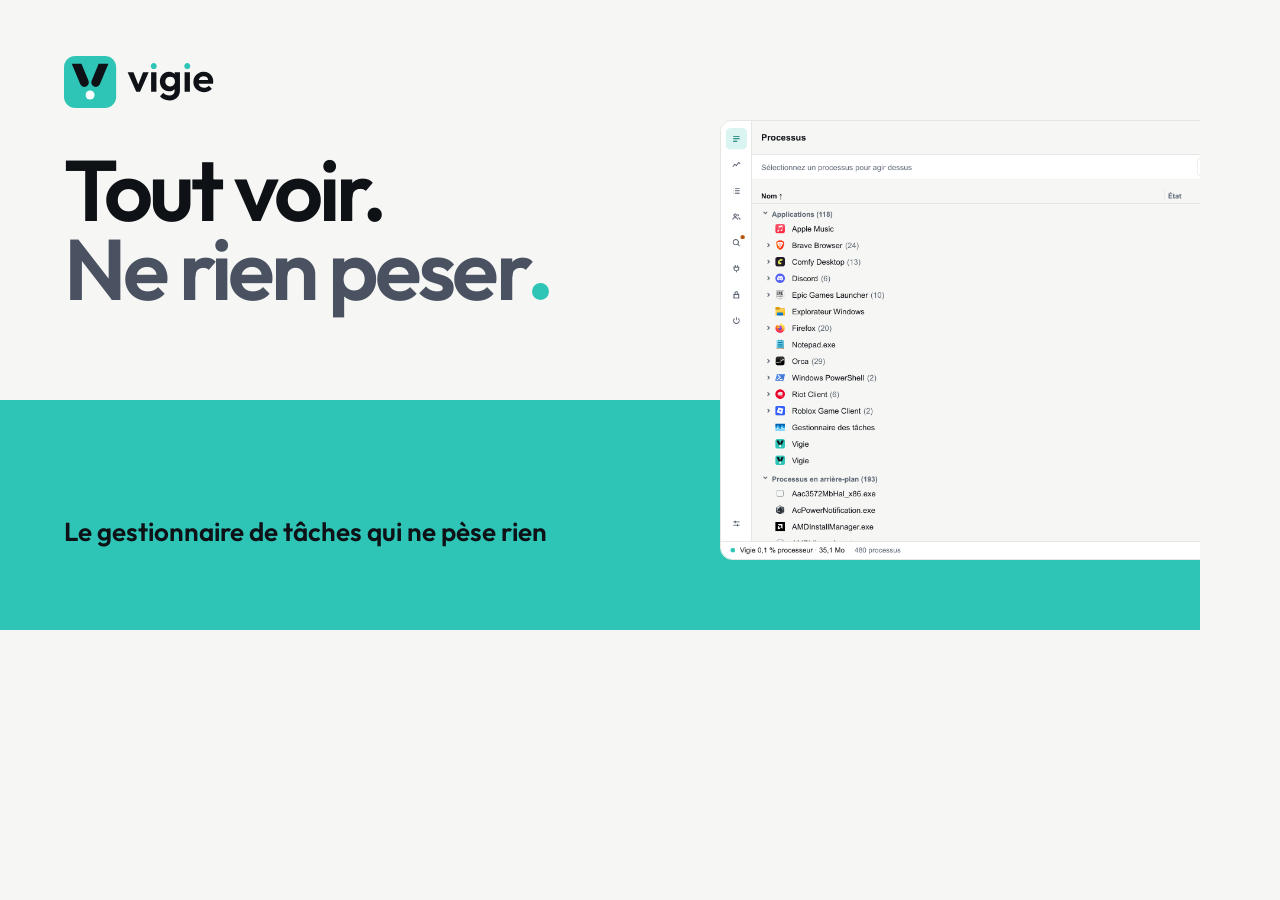
<file: site/assets/og-source.html>
<!doctype html>
<!-- Source of og.png and og-en.png (1200 × 630). Render with headless Chrome:
     chrome --headless=new --window-size=1200,630 --screenshot=og.png "og-source.html#fr"  (or #en) -->
<html lang="fr">
<head>
<meta charset="utf-8">
<style>
  @font-face { font-family: "Outfit"; src: url("fonts/outfit.woff2") format("woff2"); font-weight: 400 700; }
  html, body { margin: 0; width: 1200px; height: 630px; overflow: hidden; }
  body { background: #F6F7F4; color: #0E1116; font-family: "Outfit", sans-serif; position: relative; }
  .band { position: absolute; left: 0; right: 0; bottom: 0; height: 230px; background: #2EC4B6; }
  .logo { position: absolute; left: 64px; top: 56px; height: 52px; }
  h1 { position: absolute; left: 64px; top: 150px; margin: 0; font-size: 86px; font-weight: 600;
       line-height: 0.92; letter-spacing: -0.045em; }
  h1 .quiet { color: #4A5262; }
  .eye { display: inline-block; width: 0.2em; height: 0.2em; margin-left: 0.04em; border-radius: 50%; background: #2EC4B6; }
  .shot { position: absolute; left: 720px; top: 120px; width: 700px; border-radius: 12px; border: 1px solid #E3E6E1; }
  .foot { position: absolute; left: 64px; bottom: 56px; font-size: 26px; font-weight: 600; }
</style>
</head>
<body>
  <div class="band"></div>
  <img class="logo" src="../logo.svg" alt="">
  <img class="shot" id="shot" src="processes.png" alt="">
  <h1 id="title">Tout voir.<br><span class="quiet">Ne rien peser</span><span class="eye"></span></h1>
  <p class="foot" id="foot">Le gestionnaire de tâches qui ne pèse rien</p>
  <script>
    if (location.hash === "#en") {
      document.documentElement.lang = "en";
      document.getElementById("shot").src = "en/processes.png";
      document.getElementById("title").innerHTML = 'See everything.<br><span class="quiet">Weigh nothing</span><span class="eye"></span>';
      document.getElementById("foot").textContent = "The task manager that weighs nothing";
    }
  </script>
</body>
</html>
</file>
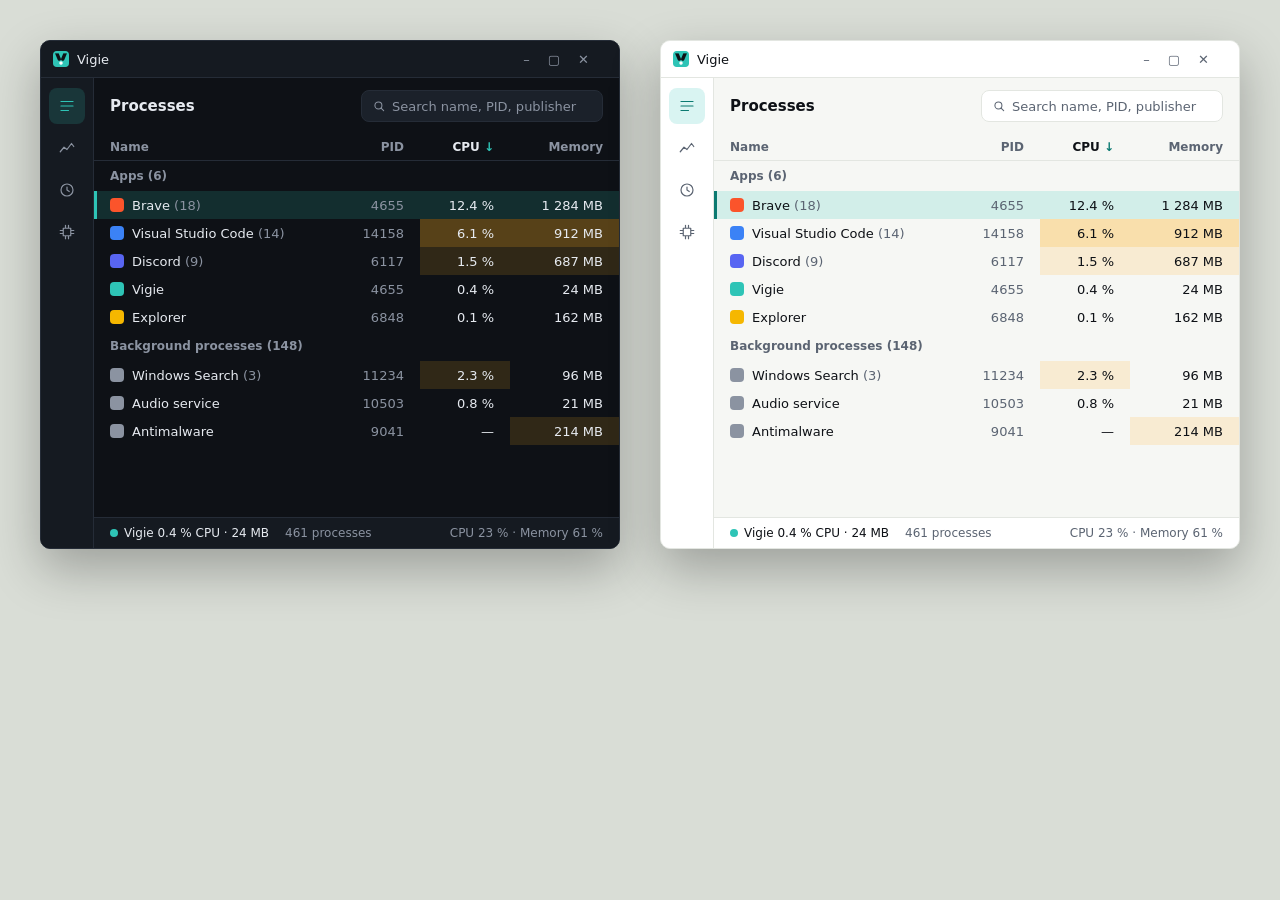
<file: assets/brand/source/ui-mockup.html>
<!doctype html>
<html lang="en"><head><meta charset="utf-8"><title>Vigie UI direction</title>
<style>
  :root { font-family: "Segoe UI Variable Text", "Segoe UI", system-ui, sans-serif; }
  body { margin: 0; padding: 40px; background: #D9DDD6; display: flex; gap: 40px; align-items: flex-start; }
  .dark {
    --bg: #0E1116; --surface: #151A21; --raised: #1B212A; --border: #252C37;
    --text: #E6EAF0; --muted: #8B93A1; --accent: #2EC4B6; --accent-ink: #0E1116;
    --select: rgba(46,196,182,.16); --heat1: rgba(255,176,32,.14); --heat2: rgba(255,176,32,.30); --heat3: rgba(255,93,93,.34);
  }
  .light {
    --bg: #F6F7F4; --surface: #FFFFFF; --raised: #FFFFFF; --border: #E3E6E1;
    --text: #0E1116; --muted: #5B6472; --accent: #0B7A71; --accent-ink: #0E1116;
    --select: rgba(46,196,182,.18); --heat1: rgba(255,176,32,.16); --heat2: rgba(255,176,32,.34); --heat3: rgba(217,45,58,.22);
  }
  .win { width: 760px; background: var(--bg); color: var(--text); border-radius: 10px; overflow: hidden;
         box-shadow: 0 20px 50px rgba(0,0,0,.28); border: 1px solid var(--border); font-size: 13px; }
  .title { height: 36px; display: flex; align-items: center; gap: 8px; padding: 0 12px; background: var(--surface); border-bottom: 1px solid var(--border); }
  .title img { width: 16px; height: 16px; }
  .title .wc { margin-left: auto; color: var(--muted); letter-spacing: 18px; }
  .body { display: flex; height: 470px; }
  .rail { width: 52px; background: var(--surface); border-right: 1px solid var(--border); display: flex; flex-direction: column; align-items: center; padding-top: 10px; gap: 6px; }
  .rail .it { width: 36px; height: 36px; border-radius: 8px; display: grid; place-items: center; color: var(--muted); }
  .rail .it.on { background: var(--select); color: var(--accent); }
  .rail svg { width: 18px; height: 18px; fill: none; stroke: currentColor; stroke-width: 1.6; stroke-linecap: round; stroke-linejoin: round; }
  .main { flex: 1; display: flex; flex-direction: column; min-width: 0; }
  .bar { display: flex; align-items: center; gap: 12px; padding: 12px 16px; }
  .bar h1 { font-size: 15px; font-weight: 600; margin: 0; }
  .search { margin-left: auto; width: 220px; height: 30px; border-radius: 8px; background: var(--raised); border: 1px solid var(--border); color: var(--muted); display: flex; align-items: center; padding: 0 10px; gap: 6px; }
  .search svg { width: 14px; height: 14px; fill: none; stroke: currentColor; stroke-width: 1.8; stroke-linecap: round; }
  table { width: 100%; border-collapse: collapse; font-variant-numeric: tabular-nums; }
  th { text-align: left; font-weight: 600; color: var(--muted); font-size: 12px; padding: 6px 16px; border-bottom: 1px solid var(--border); }
  th.n, td.n { text-align: right; }
  th.sorted { color: var(--text); }
  th.sorted::after { content: " ↓"; color: var(--accent); }
  td { padding: 0 16px; height: 28px; white-space: nowrap; }
  tr.group td { color: var(--muted); font-size: 12px; font-weight: 600; height: 30px; }
  tr.sel td { background: var(--select); }
  tr.sel td:first-child { box-shadow: inset 3px 0 0 var(--accent); }
  td.h1 { background: var(--heat1); } td.h2 { background: var(--heat2); } td.h3 { background: var(--heat3); }
  .ico { display: inline-block; width: 14px; height: 14px; border-radius: 4px; vertical-align: -2px; margin-right: 8px; }
  .muted { color: var(--muted); }
  .status { margin-top: auto; height: 30px; display: flex; align-items: center; gap: 16px; padding: 0 16px; border-top: 1px solid var(--border); background: var(--surface); color: var(--muted); font-size: 12px; font-variant-numeric: tabular-nums; }
  .status .live { display: inline-flex; align-items: center; gap: 6px; color: var(--text); }
  .status .dot { width: 8px; height: 8px; border-radius: 50%; background: #2EC4B6; }
  .status .r { margin-left: auto; }
</style></head>
<body>
<script>
const rows = [
  ["group", "Apps (6)"],
  ["Brave", 18, "#FB542B", "12.4 %", 3, "1 284 MB", 3, "sel"],
  ["Visual Studio Code", 14, "#3B82F6", "6.1 %", 2, "912 MB", 2],
  ["Discord", 9, "#5865F2", "1.5 %", 1, "687 MB", 1],
  ["Vigie", 1, "#2EC4B6", "0.4 %", 0, "24 MB", 0],
  ["Explorer", 1, "#F5B700", "0.1 %", 0, "162 MB", 0],
  ["group", "Background processes (148)"],
  ["Windows Search", 3, "#8B93A1", "2.3 %", 1, "96 MB", 0],
  ["Audio service", 1, "#8B93A1", "0.8 %", 0, "21 MB", 0],
  ["Antimalware", 1, "#8B93A1", "—", 0, "214 MB", 1],
];
const rail = `
  <div class="it on"><svg viewBox="0 0 24 24"><path d="M4 6h16M4 12h16M4 18h10"/></svg></div>
  <div class="it"><svg viewBox="0 0 24 24"><path d="M3 17l5-6 4 3 6-8 3 4"/></svg></div>
  <div class="it"><svg viewBox="0 0 24 24"><circle cx="12" cy="12" r="8"/><path d="M12 8v4l3 2"/></svg></div>
  <div class="it"><svg viewBox="0 0 24 24"><path d="M7 7h10v10H7zM10 3v4M14 3v4M10 17v4M14 17v4M3 10h4M3 14h4M17 10h4M17 14h4"/></svg></div>`;
function win(theme, icon) {
  const body = rows.map(r => r[0] === "group"
    ? `<tr class="group"><td colspan="4">${r[1]}</td></tr>`
    : `<tr class="${r[7] || ""}"><td><span class="ico" style="background:${r[2]}"></span>${r[0]} <span class="muted">${r[1] > 1 ? "(" + r[1] + ")" : ""}</span></td>
       <td class="n muted">${1000 + r[0].length * 731}</td><td class="n ${r[4] ? "h" + r[4] : ""}">${r[3]}</td><td class="n ${r[6] ? "h" + r[6] : ""}">${r[5]}</td></tr>`).join("");
  return `<div class="win ${theme}">
    <div class="title"><img src="${icon}"><span>Vigie</span><span class="wc">–▢✕</span></div>
    <div class="body"><div class="rail">${rail}</div><div class="main">
      <div class="bar"><h1>Processes</h1><div class="search"><svg viewBox="0 0 24 24"><circle cx="11" cy="11" r="6"/><path d="M20 20l-4.5-4.5"/></svg>Search name, PID, publisher</div></div>
      <table><tr><th>Name</th><th class="n">PID</th><th class="n sorted">CPU</th><th class="n">Memory</th></tr>${body}</table>
      <div class="status"><span class="live"><span class="dot"></span>Vigie 0.4 % CPU · 24 MB</span><span>461 processes</span><span class="r">CPU 23 % · Memory 61 %</span></div>
    </div></div></div>`;
}
document.body.innerHTML = win("dark", "../icons/vigie-32.png") + win("light", "../icons/vigie-32.png");
</script>
</body></html>
</file>
<file: site/assets/style.css>
/* Vigie landing page. Design system: ../DESIGN.md. Brand: ../../docs/BRAND.md. */

@font-face {
  font-family: "Outfit";
  src: url("fonts/outfit.woff2") format("woff2");
  font-weight: 400 700;
  font-style: normal;
  font-display: swap;
}

:root {
  color-scheme: light;
  --paper: #F6F7F4;
  --surface: #ECEEE9;
  --line: #E3E6E1;
  --ink: #0E1116;
  --muted: #4A5262;
  --lagoon: #2EC4B6;
  --deep: #0B7A71;

  --t-display: clamp(52px, 9vw, 152px);
  --t-head: clamp(36px, 5vw, 76px);
  --t-figure: clamp(64px, 10vw, 168px);
  --t-lead: clamp(20px, 1.6vw, 25px);
  --t-body: 18px;
  --t-small: 15px;

  --margin: clamp(16px, 3vw, 40px);
  --gap: clamp(16px, 2vw, 28px);
  --section: clamp(96px, 12vw, 180px);
}

*, *::before, *::after { box-sizing: border-box; }

html { -webkit-text-size-adjust: 100%; scroll-behavior: smooth; }

body {
  margin: 0;
  background: var(--paper);
  color: var(--ink);
  font: 400 var(--t-body)/1.55 "Outfit", "Segoe UI", system-ui, sans-serif;
  font-variant-numeric: tabular-nums;
  text-rendering: optimizeLegibility;
}

img { display: block; max-width: 100%; height: auto; }
a { color: var(--deep); text-underline-offset: 0.18em; }
p { margin: 0; }

.frame { width: 100%; max-width: 1440px; margin: 0 auto; padding: 0 var(--margin); }

.skip {
  position: absolute; left: var(--margin); top: -60px; z-index: 10;
  background: var(--ink); color: var(--paper); padding: 10px 14px; border-radius: 8px;
}
.skip:focus { top: 12px; }

:focus-visible { outline: 3px solid var(--ink); outline-offset: 3px; }

/* The eye: the lagoon dot that marks where Vigie reports on itself. */
.eye {
  display: inline-block;
  width: 0.2em; height: 0.2em;
  margin-left: 0.04em;
  border-radius: 50%;
  background: var(--lagoon);
  vertical-align: baseline;
}

/* ---------- Buttons ---------- */

.button {
  display: inline-flex; align-items: center; justify-content: center;
  min-height: 54px; padding: 0 26px;
  border-radius: 8px;
  background: var(--lagoon); color: var(--ink);
  font-weight: 600; font-size: 17px; text-decoration: none;
  transition: background-color 160ms ease-out, color 160ms ease-out, transform 120ms ease-out;
}
.button:hover { background: var(--ink); color: var(--lagoon); }
.button:active { transform: scale(0.97); }
.button-small { min-height: 42px; padding: 0 18px; font-size: 15px; }
.button-ink { background: var(--ink); color: var(--paper); }
.button-ink:hover { background: var(--paper); color: var(--ink); }

/* ---------- Navigation ---------- */

.nav {
  display: flex; align-items: center; gap: clamp(14px, 2vw, 28px);
  padding-top: 22px; padding-bottom: 22px;
}
.nav-logo { margin-right: auto; display: block; }
.nav-logo img { height: 34px; width: auto; }
.nav nav { display: flex; gap: clamp(14px, 2vw, 28px); }
.nav a:not(.button) { color: var(--ink); text-decoration: none; font-size: 16px; }
.nav a:not(.button):hover { text-decoration: underline; }
.nav-lang { font-weight: 600; }

/* ---------- Hero ---------- */

.hero { padding-top: clamp(40px, 7vw, 110px); }

.hero h1 {
  margin: 0;
  font-size: var(--t-display); font-weight: 600;
  line-height: 0.92; letter-spacing: -0.045em;
}
.hero h1 .quiet { color: var(--muted); }

.hero-foot {
  display: grid; grid-template-columns: repeat(12, 1fr); gap: var(--gap);
  margin-top: clamp(28px, 4vw, 56px); align-items: end;
}
.hero-lead { grid-column: 1 / span 6; font-size: var(--t-lead); line-height: 1.45; max-width: 34em; }
.hero-action { grid-column: 8 / span 5; justify-self: end; text-align: right; }
.hero-action .note { margin-top: 12px; }

.note { color: var(--muted); font-size: var(--t-small); }

.hero-stage { margin-top: clamp(48px, 7vw, 104px); position: relative; }
.hero-stage::before {
  /* The lagoon band: the brand's tile colour behind the lower part of the window. */
  content: ""; position: absolute; left: 0; right: 0; top: 28%; bottom: 0;
  background: var(--lagoon);
}
.hero-window { position: relative; margin: 0; }
.hero-window img { border-radius: 12px; border: 1px solid var(--line); width: 100%; }

/* The app's status bar, redrawn: what Vigie costs, live. */
.status {
  position: relative;
  display: flex; flex-wrap: wrap; align-items: center; gap: 10px 22px;
  padding: 22px 0 clamp(36px, 5vw, 64px);
  font-size: var(--t-small); color: var(--ink);
}
.status-self { display: inline-flex; align-items: center; gap: 10px; font-weight: 600; }
.status-self .dot { width: 9px; height: 9px; border-radius: 50%; background: var(--ink); }
.status-note { color: var(--ink); opacity: 0.8; }

/* ---------- Sections ---------- */

section { padding: var(--section) 0; }
.field-ink { background: var(--ink); color: var(--paper); }
.field-surface { background: var(--surface); }
.field-lagoon { background: var(--lagoon); color: var(--ink); }

.head {
  margin: 0; max-width: 16ch;
  font-size: var(--t-head); font-weight: 600;
  line-height: 1.0; letter-spacing: -0.035em;
}
.lead { font-size: var(--t-lead); line-height: 1.45; margin-top: 22px; max-width: 32em; }
.text p + p { margin-top: 16px; }
.text p { max-width: 58ch; }

/* Cost figures on Ink: lagoon is legible here (8.7:1). */
.cost-head { color: var(--paper); max-width: 18ch; }
.figures {
  display: grid; grid-template-columns: repeat(3, 1fr); gap: var(--gap);
  margin-top: clamp(48px, 6vw, 88px);
}
.figure strong {
  display: block; color: var(--lagoon);
  font-size: var(--t-figure); font-weight: 600; line-height: 0.95; letter-spacing: -0.04em;
}
.figure span { display: block; margin-top: 14px; font-size: var(--t-lead); max-width: 16em; }
.cost-note { margin-top: clamp(40px, 5vw, 64px); color: #B9C0CC; font-size: var(--t-small); max-width: 70ch; }
.cost-note a { color: var(--lagoon); }

/* Feature rows: text and image, alternating sides. */
.row {
  display: grid; grid-template-columns: repeat(12, 1fr); gap: var(--gap); align-items: center;
}
.row .text { grid-column: 1 / span 4; }
.row .shot { grid-column: 6 / span 7; }
.row.flip .text { grid-column: 9 / span 4; order: 2; }
.row.flip .shot { grid-column: 1 / span 7; order: 1; }
.text .head { margin-bottom: 24px; }

.shot { margin: 0; }
.shot img { border-radius: 12px; border: 1px solid var(--line); width: 100%; }
.shot figcaption { margin-top: 12px; color: var(--muted); font-size: var(--t-small); }

.pair {
  display: grid; grid-template-columns: repeat(12, 1fr); gap: var(--gap);
  margin-top: clamp(40px, 5vw, 72px); align-items: start;
}
/* Two close-ups, offset one under the other. */
.pair .shot:first-child { grid-column: 1 / span 9; }
.pair .shot:last-child { grid-column: 4 / span 9; margin-top: clamp(24px, 3vw, 48px); }
.pair-head { display: grid; grid-template-columns: repeat(12, 1fr); gap: var(--gap); align-items: end; }
.pair-head .head { grid-column: 1 / span 7; max-width: 20ch; }
.pair-head .text { grid-column: 9 / span 4; }

/* The app's range bar, redrawn as text. */
.chips { display: flex; flex-wrap: wrap; gap: 6px; margin-top: 22px; }
.chips span {
  padding: 5px 11px; border-radius: 4px; font-size: var(--t-small); color: var(--muted);
}
.chips span.on { background: rgba(46, 196, 182, 0.18); color: var(--ink); font-weight: 600; }

/* ---------- Comparison ---------- */

.compare-head { max-width: 18ch; }
.table {
  margin-top: clamp(40px, 5vw, 72px);
  display: grid; grid-template-columns: 1.3fr 1fr 1fr;
}
.table > div { padding: 18px 20px; }
.table .th { font-weight: 600; font-size: var(--t-lead); padding-bottom: 22px; }
.table .rh { font-size: var(--t-lead); }
.table .vigie { background: var(--lagoon); color: var(--ink); }
.table .odd:not(.vigie) { background: var(--surface); }
.table .muted { color: var(--muted); }
.table small { display: block; color: var(--muted); font-size: var(--t-small); margin-top: 4px; }
.table .vigie small { color: var(--ink); opacity: 0.8; }

/* ---------- Questions ---------- */

.faq { display: grid; grid-template-columns: repeat(12, 1fr); gap: var(--gap); }
.faq .head { grid-column: 1 / span 4; }
.faq-list { grid-column: 6 / span 7; }
details { border-radius: 12px; padding: 20px 22px; }
details[open] { background: var(--surface); }
summary { cursor: pointer; font-size: var(--t-lead); font-weight: 600; list-style: none; }
summary::-webkit-details-marker { display: none; }
summary::after { content: "+"; float: right; font-weight: 400; }
details[open] summary::after { content: "–"; }
details p { margin-top: 12px; max-width: 58ch; }

/* ---------- Download ---------- */

.download { text-align: left; }
.download .head { max-width: 14ch; font-size: var(--t-display); line-height: 0.92; letter-spacing: -0.045em; }
.download-foot { margin-top: clamp(32px, 4vw, 56px); display: flex; flex-wrap: wrap; gap: 18px 32px; align-items: center; }
.download-foot .note { color: var(--ink); max-width: 46ch; }

/* ---------- Footer ---------- */

footer { background: var(--ink); color: #B9C0CC; padding: 56px 0 64px; font-size: var(--t-small); }
footer .frame { display: flex; flex-wrap: wrap; gap: 14px 32px; align-items: center; }
footer img { height: 28px; width: auto; margin-right: auto; }
footer a { color: var(--paper); }

/* ---------- Motion ---------- */

.js .rise { opacity: 0; transform: translateY(20px); transition: opacity 700ms ease-out, transform 700ms cubic-bezier(0.2, 0.7, 0.2, 1); }
.js .rise.seen { opacity: 1; transform: none; }
.js .hero-window { transform: translateY(40px); opacity: 0; transition: transform 1100ms cubic-bezier(0.2, 0.7, 0.2, 1), opacity 900ms ease-out; }
.js .hero-window.seen { transform: none; opacity: 1; }
.hero h1 .eye { animation: blink 3.2s ease-in-out 1.2s 1 both; }
@keyframes blink {
  0%, 100% { transform: scaleY(1); }
  48% { transform: scaleY(1); }
  52% { transform: scaleY(0.1); }
  56% { transform: scaleY(1); }
}

@media (prefers-reduced-motion: reduce) {
  html { scroll-behavior: auto; }
  .js .rise, .js .hero-window { opacity: 1; transform: none; transition: none; }
  .hero h1 .eye { animation: none; }
}

/* ---------- Responsive ---------- */

@media (max-width: 900px) {
  .nav nav { display: none; }
  .hero-lead, .hero-action { grid-column: 1 / -1; justify-self: start; text-align: left; }
  .row .text, .row .shot, .row.flip .text, .row.flip .shot { grid-column: 1 / -1; order: 0; }
  .row .text { margin-bottom: 32px; }
  .pair-head .head, .pair-head .text, .pair .shot:first-child, .pair .shot:last-child { grid-column: 1 / -1; margin-top: 0; }
  .pair-head .text { margin-top: 20px; }
  .figures { grid-template-columns: 1fr; }
  .faq .head, .faq-list { grid-column: 1 / -1; }
}

@media (max-width: 600px) {
  .hero-stage::before { top: 40%; }
  .table { grid-template-columns: 1fr; }
  .table .th { display: none; }
  .table .rh { padding-bottom: 6px; font-weight: 600; background: none !important; }
  .table > div:not(.rh):not(.th) { padding-top: 10px; padding-bottom: 10px; }
  .table .tm::before { content: attr(data-label) " : "; color: var(--muted); }
  .table .vigie::before { content: attr(data-label) " : "; font-weight: 600; }
  .table .odd:not(.vigie) { background: none; }
}
</file>
